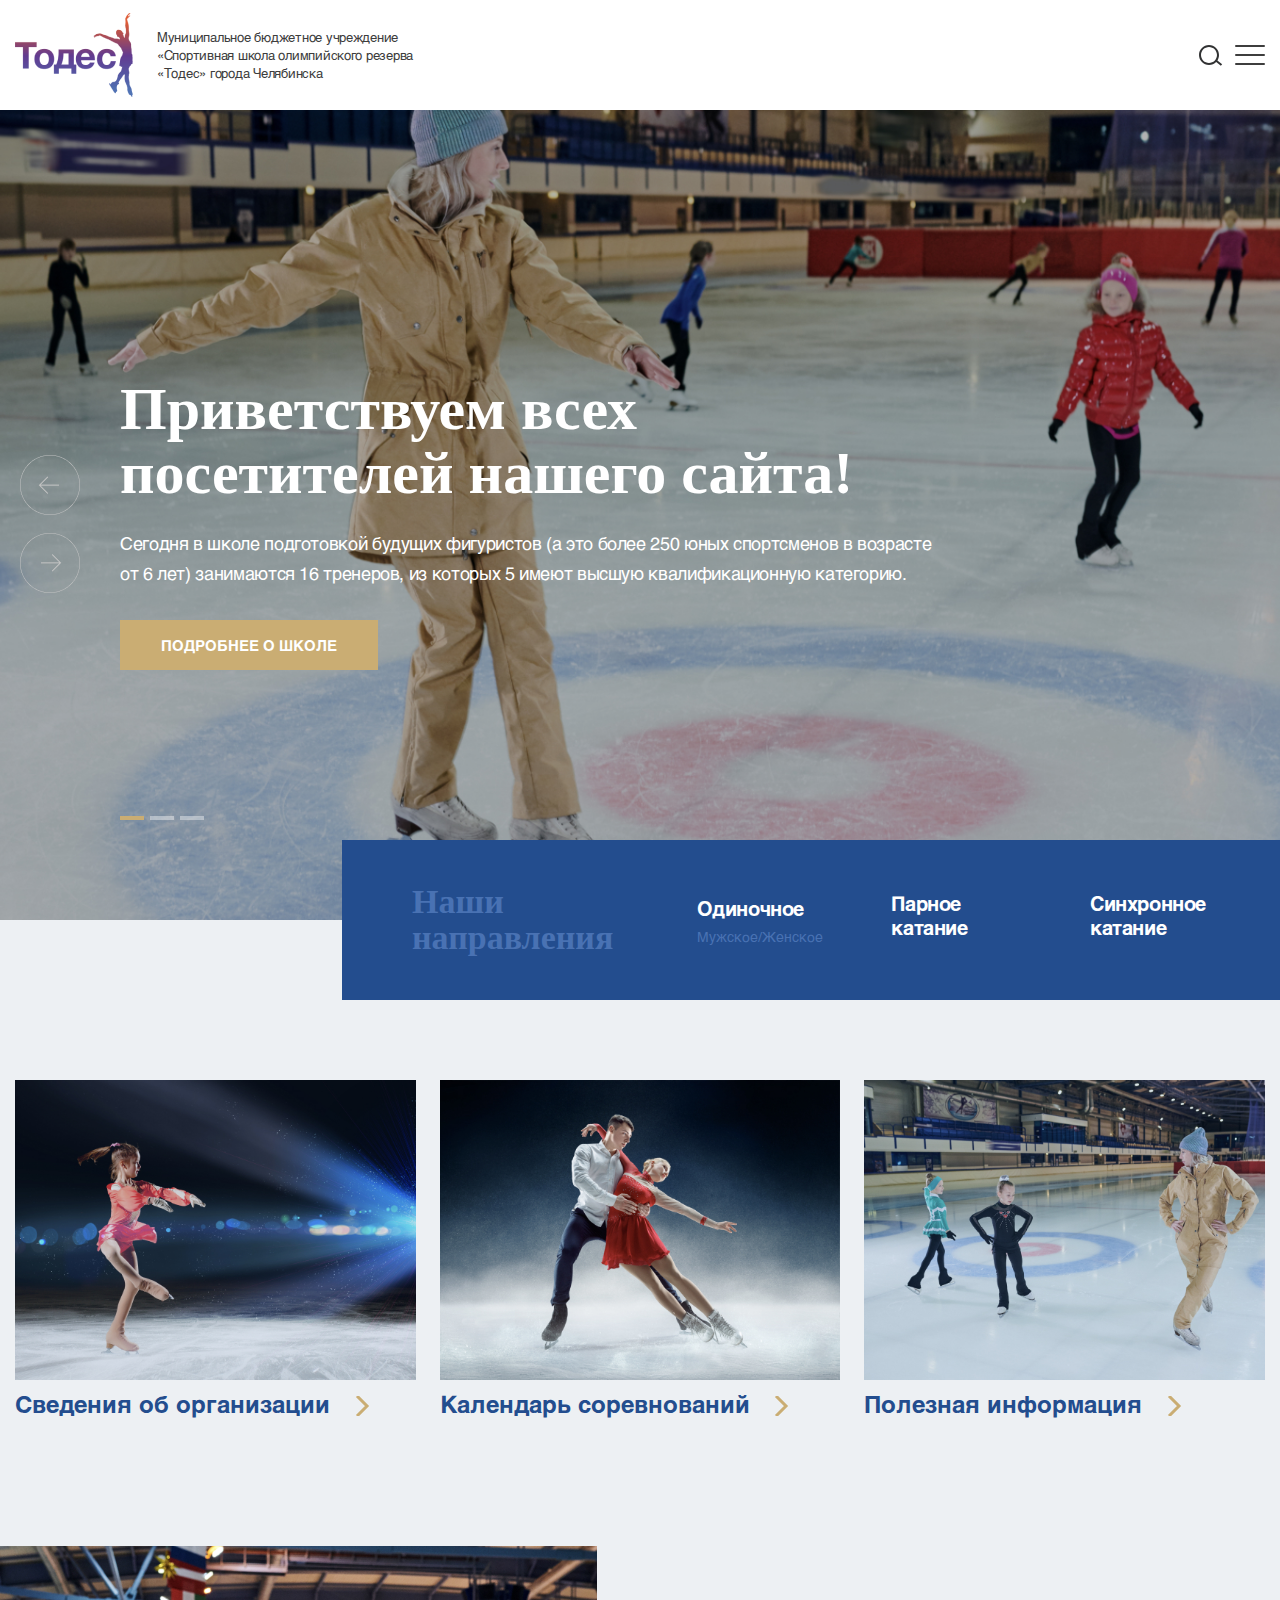
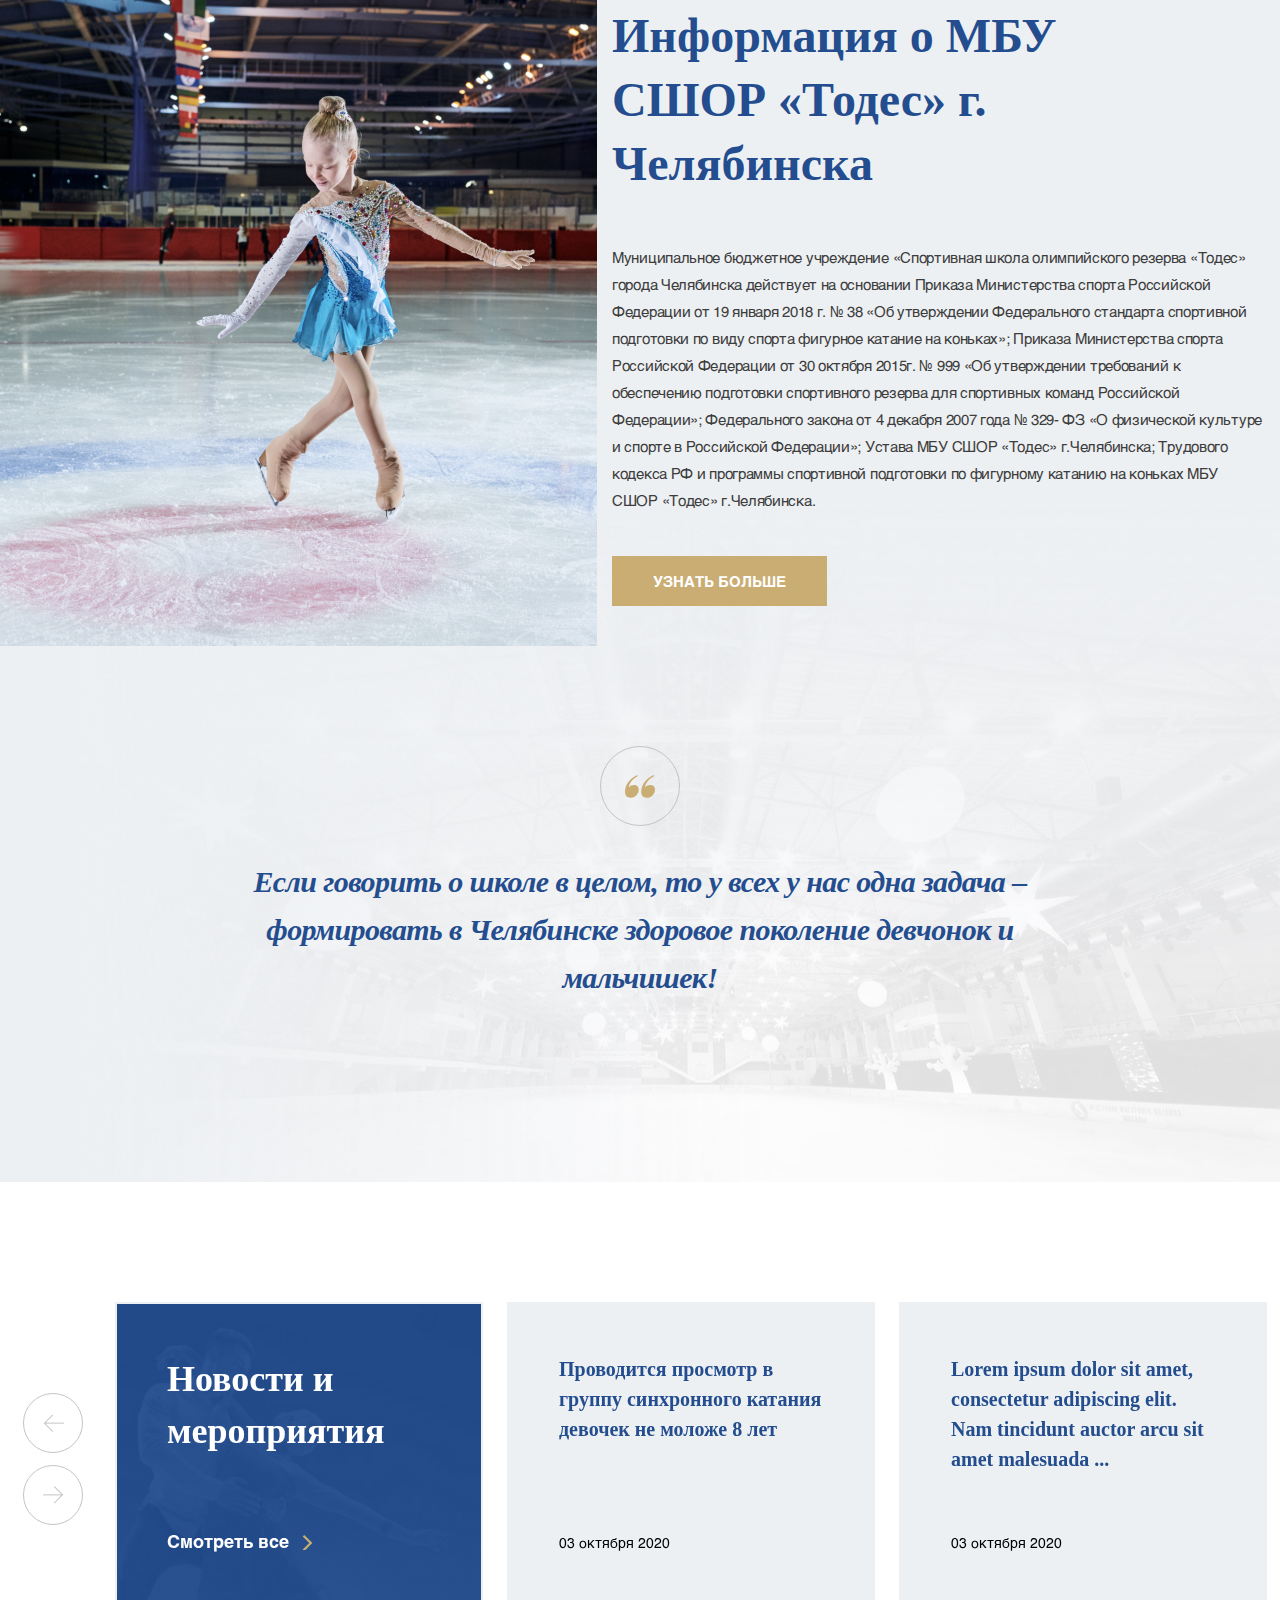
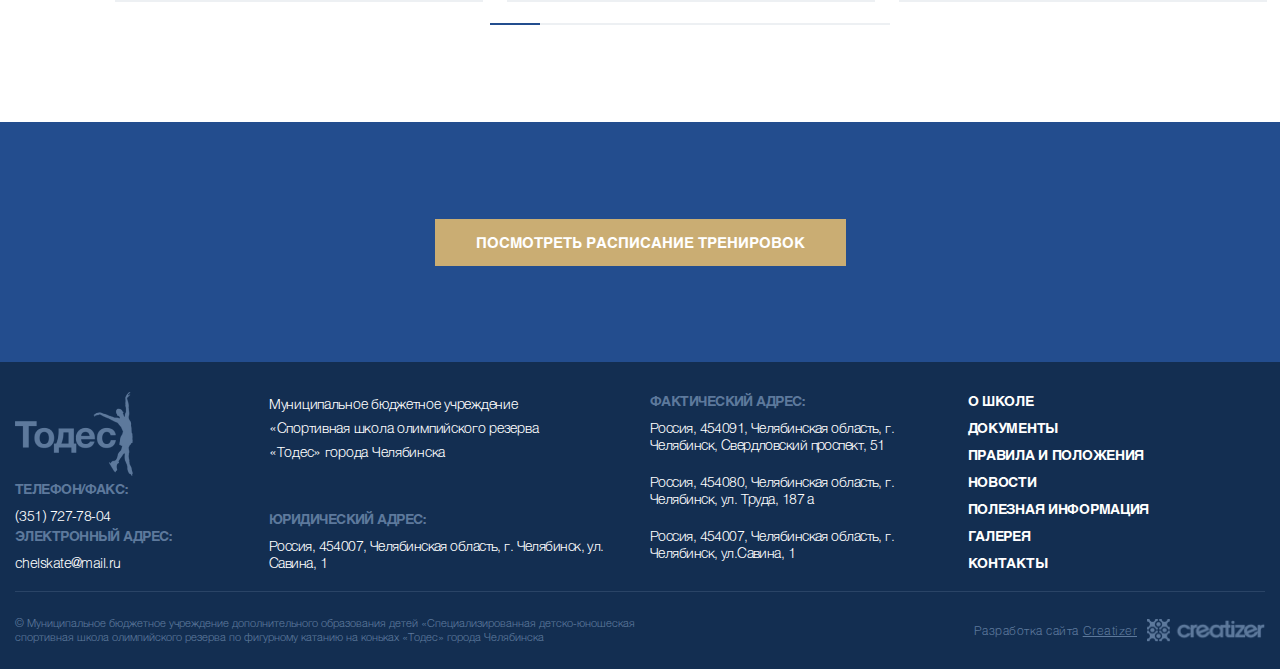
<file: index.html>
<!DOCTYPE html>
<html lang="ru">

<head>
	<meta charset="UTF-8" />
	<meta name="viewport" content="width=device-width">
	<meta name="description" content="" />
	<meta name="keywords" content="" />
	<link rel="shortcut icon" href="img/favicon.ico" type="image/x-icon">
	<link rel="stylesheet" href="css/style.css">
	<title>Тодес</title>
</head>

<body>
	<div class="wrapper">
		<div class="header">
			<div class="container">
				<div class="header__body">
					<div class="header__close-area"></div>
					<a href="index.html" class="header__logo">
						<div class="header__image">
							<img src="img/header/logo.png" alt="">
						</div>
						<div class="header__description">
							<span>Школа «Тодес»</span>
							<p>Муниципальное бюджетное учреждение «Спортивная школа олимпийского резерва «Тодес» города
								Челябинска</p>
						</div>
					</a>
					<nav id="header-menu" class="header__menu">
						<ul class="header__list">
							<li>
								<a href="#about" class="header__link">О Школе</a>
								<span class="arrow"></span>
								<ul class="sub-menu__list">
									<li>
										<a href="#" class="sub-menu__link">Основные сведения</a>
									</li>
									<li>
										<a href="#" class="sub-menu__link">Об учредителе</a>
									</li>
									<li>
										<a href="#" class="sub-menu__link">Структура организации</a>
									</li>
									<li>
										<a href="#" class="sub-menu__link">Руководство</a>
									</li>
									<li>
										<a href="#" class="sub-menu__link">Кадровый состав</a>
									</li>
									<li>
										<a href="#" class="sub-menu__link">Материально-техническое обеспечение</a>
									</li>
								</ul>
							</li>
							<li>
								<a href="#" class="header__link">Документы</a>
								<span class="arrow"></span>
								<ul class="sub-menu__list">
									<li>
										<a href="#" class="sub-menu__link">Основные сведения</a>
									</li>
									<li>
										<a href="#" class="sub-menu__link">Об учредителе</a>
									</li>
									<li>
										<a href="#" class="sub-menu__link">Структура организации</a>
									</li>
									<li>
										<a href="#" class="sub-menu__link">Руководство</a>
									</li>
									<li>
										<a href="#" class="sub-menu__link">Кадровый состав</a>
									</li>
									<li>
										<a href="#" class="sub-menu__link">Материально-техническое обеспечение</a>
									</li>
								</ul>
							</li>
							<li>
								<a href="#" class="header__link">Правила и положения</a>
								<span class="arrow"></span>
								<ul class="sub-menu__list">
									<li>
										<a href="#" class="sub-menu__link">Основные сведения</a>
									</li>
									<li>
										<a href="#" class="sub-menu__link">Об учредителе</a>
									</li>
									<li>
										<a href="#" class="sub-menu__link">Структура организации</a>
									</li>
									<li>
										<a href="#" class="sub-menu__link">Руководство</a>
									</li>
									<li>
										<a href="#" class="sub-menu__link">Кадровый состав</a>
									</li>
									<li>
										<a href="#" class="sub-menu__link">Материально-техническое обеспечение</a>
									</li>
								</ul>
							</li>
							<li>
								<a href="list.html" class="header__link">Новости</a>
								<span class="arrow"></span>
								<ul class="sub-menu__list">
									<li>
										<a href="#" class="sub-menu__link">Основные сведения</a>
									</li>
									<li>
										<a href="#" class="sub-menu__link">Об учредителе</a>
									</li>
									<li>
										<a href="#" class="sub-menu__link">Структура организации</a>
									</li>
									<li>
										<a href="#" class="sub-menu__link">Руководство</a>
									</li>
									<li>
										<a href="#" class="sub-menu__link">Кадровый состав</a>
									</li>
									<li>
										<a href="#" class="sub-menu__link">Материально-техническое обеспечение</a>
									</li>
								</ul>
							</li>
							<li>
								<a href="#" class="header__link">Полезная информация</a>
								<span class="arrow"></span>
								<ul class="sub-menu__list">
									<li>
										<a href="#" class="sub-menu__link">Основные сведения</a>
									</li>
									<li>
										<a href="#" class="sub-menu__link">Об учредителе</a>
									</li>
									<li>
										<a href="#" class="sub-menu__link">Структура организации</a>
									</li>
									<li>
										<a href="#" class="sub-menu__link">Руководство</a>
									</li>
									<li>
										<a href="#" class="sub-menu__link">Кадровый состав</a>
									</li>
									<li>
										<a href="#" class="sub-menu__link">Материально-техническое обеспечение</a>
									</li>
								</ul>
							</li>
							<li>
								<a href="gallery.html" class="header__link">Галерея</a>
								<span class="arrow"></span>
								<ul class="sub-menu__list sub-menu__list-last">
									<li>
										<a href="#" class="sub-menu__link">Основные сведения</a>
									</li>
									<li>
										<a href="#" class="sub-menu__link">Об учредителе</a>
									</li>
									<li>
										<a href="#" class="sub-menu__link">Структура организации</a>
									</li>
									<li>
										<a href="#" class="sub-menu__link">Руководство</a>
									</li>
									<li>
										<a href="#" class="sub-menu__link">Кадровый состав</a>
									</li>
									<li>
										<a href="#" class="sub-menu__link">Материально-техническое обеспечение</a>
									</li>
								</ul>
							</li>
							<li>
								<a href="#" class="header__link">Контакты</a>
							</li>
						</ul>
					</nav>
					<form action="#" class="header__form" id="search-form">
						<input type="text" name="search-input" class="header__input">
						<button id="form-search-button" type="submit" class="header__button"></button>
					</form>
					<div id="search-button" class="header__open-search-button">
					</div>
					<div class="header__close-search-button">
						<span class="close-search"></span>
					</div>
					<div class="header__burger">
						<span></span>
					</div>
				</div>
			</div>
		</div>
		<main class="main">
			<div class="mainscreen">
				<div class="mainscreen__slider">
					<div class="mainscreen__slider-item">
						<img src="img/mainscreen/01.jpg" alt="">
						<div class="item-wrap">
							<h1 class="mainscreen__title">
								Приветствуем всех посетителей нашего сайта!
							</h1>
							<div class="mainscreen__text">
								Сегодня в школе подготовкой будущих фигуристов (а это более 250 юных спортсменов в возрасте от 6 лет) занимаются 16 тренеров, из которых 5 имеют высшую квалификационную категорию.
							</div>
							<div class="mainscreen__button-wrap">
								<a href="#about" class="mainscreen__button button">
									Подробнее о школе
								</a>
							</div>
						</div>
					</div>
					<div class="mainscreen__slider-item">
						<img src="img/mainscreen/test-big.jpg" alt="">
						<div class="item-wrap">
							<h2 class="mainscreen__title">
								ТУТ КАРТИНКА В 4К
							</h2>
							<div class="mainscreen__text">
								И очень мало текста
							</div>
							<div class="mainscreen__button-wrap">
								<a href="#about" class="mainscreen__button button">
									Подробнее о школе
								</a>
							</div>
						</div>
					</div>
					<div class="mainscreen__slider-item">
						<img src="img/mainscreen/test-small.jpg" alt="">
						<div class="item-wrap">
							<h2 class="mainscreen__title">
								А тут картинка 640 х 427
							</h2>
							<div class="mainscreen__text">
								И ОООООООООООЧЕНЬ МНОГО текста
								<p>Lorem, nsequatur a a doloreatsint, rem quisquam cupiditate modi. Nulla labore quaerat similique autem numquam rem! Incidunt fugit a dicta facilis laboriosam quisquam, necessitatibus, minima provident sint obcarro. Lorem ipsum dolor sit amet consectetur adipisicing elit. Mollitia voluptas deserunt voluptatum voluptatibus eveniet culpa ad.</p>
							</div>
							<div class="mainscreen__button-wrap">
								<a href="#about" class="mainscreen__button button">
									Подробнее о школе
								</a>
							</div>
						</div>
					</div>
				</div>
			</div>
			<div class="bluebar">
				<div class="bluebar__body">
					<div class="bluebar__title">
						Наши направления
					</div>
					<a href="#" class="bluebar__type">
						<div class="bluebar__subtitle">
							Одиночное
						</div>
						<div class="bluebar__text">
							Мужское/Женское
						</div>
					</a>
					<a href="#" class="bluebar__type">
						<div class="bluebar__subtitle">
							Парное катание
						</div>
					</a>
					<a href="#" class="bluebar__type">
						<div class="bluebar__subtitle">
							Синхронное катание
						</div>
					</a>
				</div>
			</div>
			<div class="articles">
				<div class="container">
					<div class="articles__body">
						<div class="articles__item">
							<a href="#" class="articles__image">
								<img src="img/articles/01.jpg" alt="">
							</a>
							<a href="#" class="articles__link">
								Сведения об организации
							</a>
						</div>
						<div class="articles__item">
							<a href="#" class="articles__image">
								<img src="img/articles/02.jpg" alt="">
							</a>
							<a href="#" class="articles__link">
								Календарь соревнований
							</a>
						</div>
						<div class="articles__item">
							<a href="#" class="articles__image">
								<img src="img/articles/03.jpg" alt="">
							</a>
							<a href="#" class="articles__link">
								Полезная информация
							</a>
						</div>
					</div>
				</div>
			</div>
			<div id="about" class="about">
				<div class="about__body">
					<div class="about__top">
						<div class="about__image">
							<img src="img/about/01.jpg" alt="">
						</div>
						<div class="about__info">
							<div class="about__title">
								Информация о МБУ СШОР «Тодес» г. Челябинска
							</div>
							<div class="about__text">
								Муниципальное бюджетное учреждение «Спортивная школа олимпийского резерва «Тодес» города Челябинска действует на основании  Приказа Министерства спорта Российской Федерации от 19 января 2018 г. № 38 «Об утверждении Федерального стандарта спортивной подготовки по виду спорта фигурное катание на коньках»; Приказа Министерства спорта Российской Федерации от 30 октября 2015г. № 999 «Об утверждении требований к обеспечению подготовки спортивного резерва для спортивных команд Российской Федерации»; Федерального закона от 4 декабря 2007 года № 329- ФЗ «О физической культуре и спорте в Российской Федерации»; Устава МБУ СШОР «Тодес» г.Челябинска; Трудового кодекса РФ и программы спортивной подготовки по фигурному катанию на коньках МБУ СШОР «Тодес» г.Челябинска.
							</div>
							<div class="about__button-container">
								<a href="#" class="about__button button">
									Узнать больше
								</a>
							</div>
						</div>
					</div>
					<div class="about__bottom">
						<div class="about__icon"></div>
						<div class="about__mission">
							Если говорить о школе в целом, то у всех у нас одна задача – формировать в Челябинске здоровое поколение девчонок и мальчишек!
						</div>
					</div>
				</div>
			</div>
			<div class="news">
				<div class="container">
					<div class="news__body">
						<div class="news__slider">
							<div class="news__slider-item">
								<div class="news__text">
									Lorem ipsum dolor sit, amet consectetur adipisicing elit.
								</div>
								<div class="news__date">
									03 октября 2020
								</div>
								<div class="news__first-slide">
									<div class="news__subtitle">
										Новости и мероприятия
									</div>
									<a href="#" class="news__link">
										Смотреть все
									</a>
								</div>
							</div>
							<div class="news__slider-item">
								<div class="news__text">
									Проводится просмотр в группу синхронного катания девочек не моложе 8 лет
								</div>
								<div class="news__date">
									03 октября 2020
								</div>
								<div class="news__first-slide">
									<div class="news__subtitle">
										Новости и мероприятия
									</div>
									<a href="#" class="news__link">
										Смотреть все
									</a>
								</div>
							</div>
							<div class="news__slider-item">
								<div class="news__text">
									Lorem ipsum dolor sit amet, consectetur adipiscing elit. Nam tincidunt auctor arcu sit amet malesuada ...
								</div>
								<div class="news__date">
									03 октября 2020
								</div>
								<div class="news__first-slide">
									<div class="news__subtitle">
										Новости и мероприятия
									</div>
									<a href="#" class="news__link">
										Смотреть все
									</a>
								</div>
							</div>
							<div class="news__slider-item">
								<div class="news__text">
									Lorem ipsum dolor sit amet, consectetur adipiscing elit. Nam tincidunt auctor arcu sit amet malesuada ...
								</div>
								<div class="news__date">
									03 октября 2020
								</div>
								<div class="news__first-slide">
									<div class="news__subtitle">
										Новости и мероприятия
									</div>
									<a href="#" class="news__link">
										Смотреть все
									</a>
								</div>
							</div>
							<div class="news__slider-item">
								<div class="news__text">
									Lorem ipsum dolor sit, amet consectetur adipisicing elit.
								</div>
								<div class="news__date">
									03 октября 2020
								</div>
								<div class="news__first-slide">
									<div class="news__subtitle">
										Новости и мероприятия
									</div>
									<a href="#" class="news__link">
										Смотреть все
									</a>
								</div>
							</div>
							<div class="news__slider-item">
								<div class="news__text">
									Проводится просмотр в группу синхронного катания девочек не моложе 8 лет
								</div>
								<div class="news__date">
									03 октября 2020
								</div>
								<div class="news__first-slide">
									<div class="news__subtitle">
										Новости и мероприятия
									</div>
									<a href="#" class="news__link">
										Смотреть все
									</a>
								</div>
							</div>
							<div class="news__slider-item">
								<div class="news__text">
									Lorem ipsum dolor sit amet, consectetur adipiscing elit. Nam tincidunt auctor arcu sit amet malesuada ...
								</div>
								<div class="news__date">
									03 октября 2020
								</div>
								<div class="news__first-slide">
									<div class="news__subtitle">
										Новости и мероприятия
									</div>
									<a href="#" class="news__link">
										Смотреть все
									</a>
								</div>
							</div>
							<div class="news__slider-item">
								<div class="news__text">
									Lorem ipsum dolor sit amet, consectetur adipiscing elit. Nam tincidunt auctor arcu sit amet malesuada ...
								</div>
								<div class="news__date">
									03 октября 2020
								</div>
								<div class="news__first-slide">
									<div class="news__subtitle">
										Новости и мероприятия
									</div>
									<a href="#" class="news__link">
										Смотреть все
									</a>
								</div>
							</div>
						</div>
					</div>
				</div>
			</div>
			<div class="schedule">
				<a href="#" class="schedule__button button">
					посмотреть расписание тренировок
				</a>
			</div>
		</main>
		<footer class="footer">
			<div class="container">
				<div class="footer__body">
					<div class="footer__flex-row">
						<div class="footer__column footer__column-logo">
							<div class="footer__logo">
								<a href="index.html">
									<img src="img/footer/logo-todes.png" alt="">
								</a>
							</div>
							<div class="footer__mobile-button">
								<span class="show-info">Показать подробнее</span>
								<span class="hide-info">Скрыть информацию</span>
							</div>
							<div class="footer__item _hidden-element">
								<div class="footer__subtitle">
									Телефон/Факс:
								</div>
								<div class="footer__text">
									<a href="tel:+73517277804" class="footer__phone">(351) 727-78-04</a>
								</div>
							</div>
							<div class="footer__item _hidden-element">
								<div class="footer__subtitle">
									Электронный адрес:
								</div>
								<div class="footer__text">
									<a href="mailto:chelskate@mail.ru" class="footer__phone">chelskate@mail.ru</a>
								</div>
							</div>
						</div>
						<div class="footer__column footer__column-descriptor _hidden-element">
							<div class="footer__item">
								<div class="footer__text footer__descriptor">
									Муниципальное бюджетное учреждение «Спортивная школа олимпийского резерва «Тодес»
									города
									Челябинска
								</div>
							</div>
							<div class="footer__item">
								<div class="footer__subtitle">
									Юридический адрес:
								</div>
								<div class="footer__text">
									Россия, 454007, Челябинская область, г. Челябинск, ул. Савина, 1
								</div>
							</div>
						</div>
						<div class="footer__column _hidden-element">
							<div class="footer__item">
								<div class="footer__subtitle">
									Фактический адрес:
								</div>
								<div class="footer__text">
									<p>
										Россия, 454091, Челябинская область, г. Челябинск, Свердловский проспект, 51
									</p>
									<p>
										Россия, 454080, Челябинская область, г. Челябинск, ул. Труда, 187 а
									</p>
									<p>
										Россия, 454007, Челябинская область, г. Челябинск, ул.Савина, 1
									</p>
								</div>
							</div>
						</div>
						<div class="footer__column _hidden-element">
							<ul class="footer__list">
								<li>
									<a href="#about" class="footer__link">О школе</a>
								</li>
								<li>
									<a href="#" class="footer__link">Документы</a>
								</li>
								<li>
									<a href="#" class="footer__link">Правила и положения</a>
								</li>
								<li>
									<a href="list.html" class="footer__link">Новости</a>
								</li>
								<li>
									<a href="#" class="footer__link">Полезная информация</a>
								</li>
								<li>
									<a href="gallery.html" class="footer__link">Галерея</a>
								</li>
								<li>
									<a href="#" class="footer__link">Контакты</a>
								</li>
							</ul>
						</div>
					</div>
					<div class="footer__bottom">
						<div class="footer__description">
							© Муниципальное бюджетное учреждение дополнительного образования детей «Специализированная
							детско-юношеская спортивная школа олимпийского резерва по фигурному катанию на коньках
							«Тодес» города Челябинска
						</div>
						<div class="footer__developer">
							<div class="footer__dev-name">
								Разработка сайта <a target="_blank" href="https://creatizer.ru/"> Creatizer</a>
							</div>
							<div class="footer__dev-logo">
								<a target="_blank" href="https://creatizer.ru/">
									<img src="img/footer/creatizer-logo.png" alt="">
								</a>
							</div>
						</div>
					</div>
				</div>
			</div>
		</footer>
	</div>


	<script src="https://code.jquery.com/jquery-3.5.1.min.js"></script>
	<script src="js/slick.min.js"></script>
	<script src="js/script.js"></script>
</body>

</html>
</file>
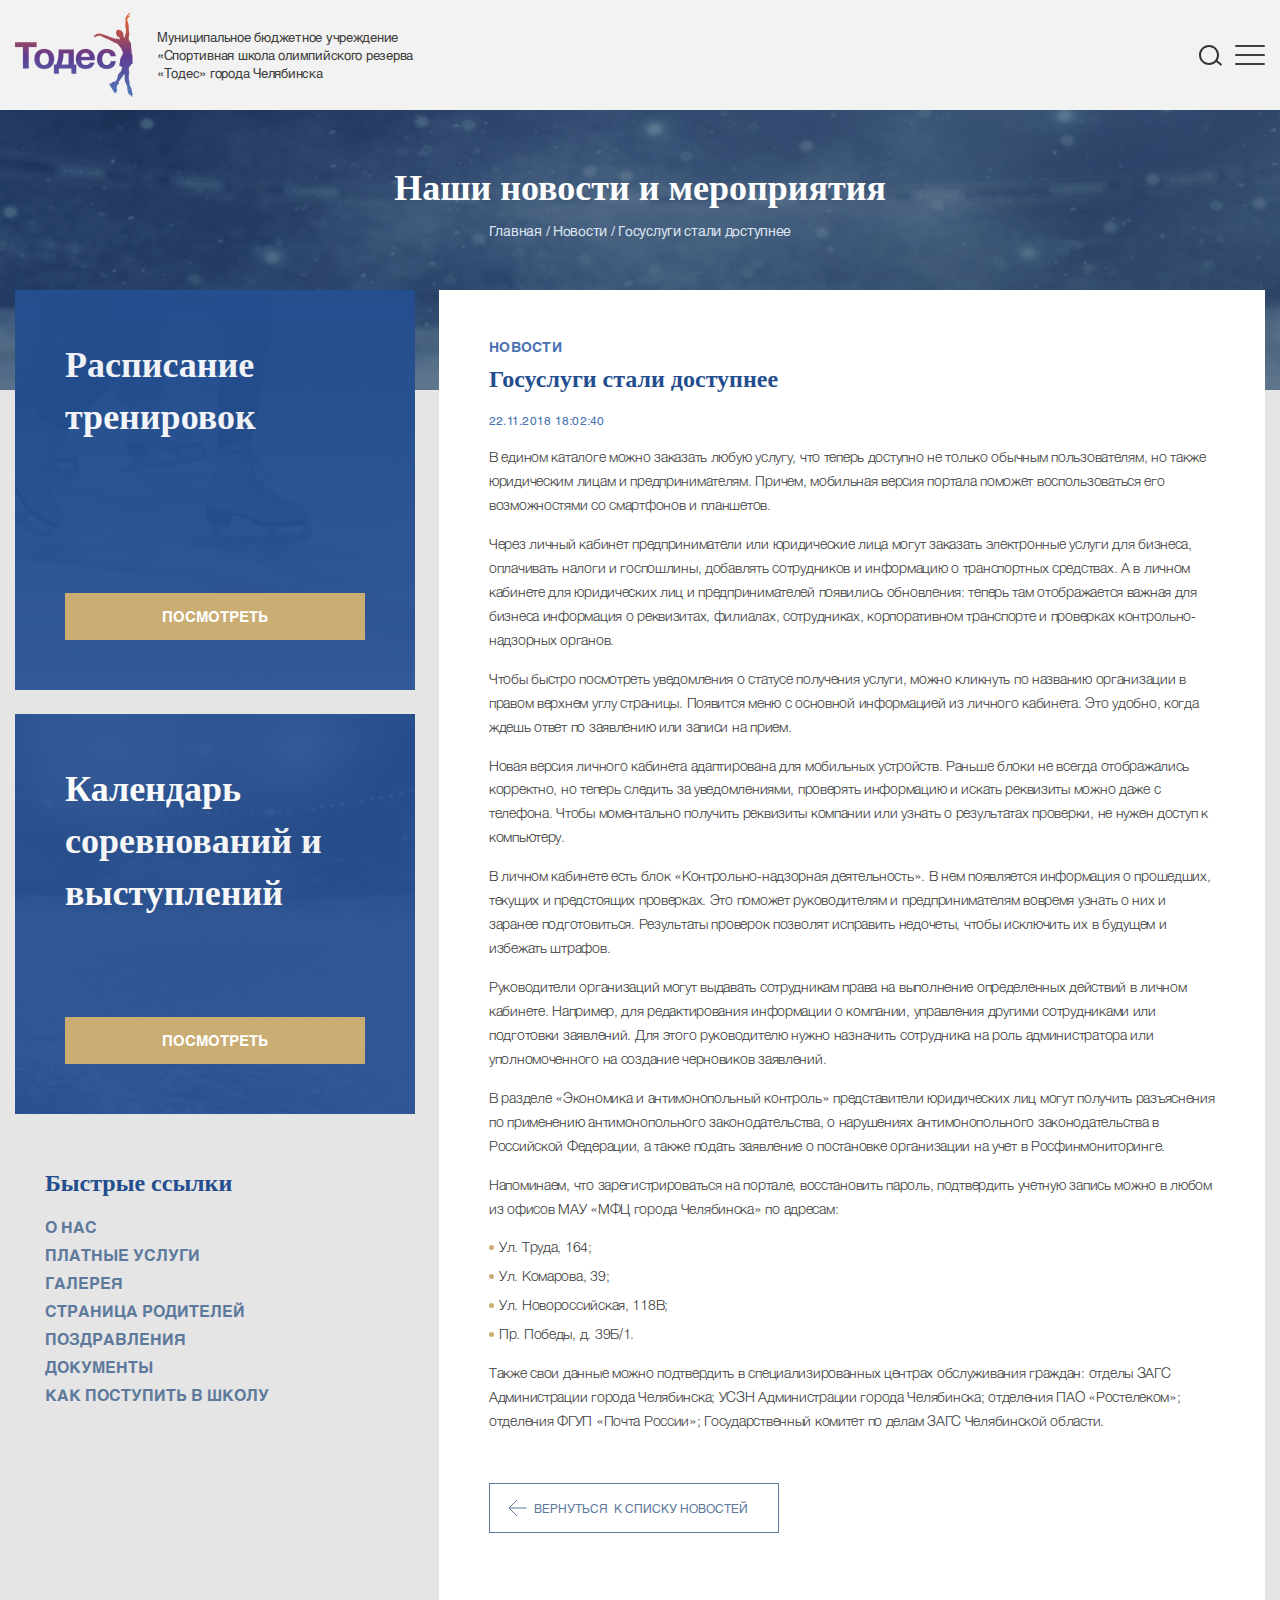
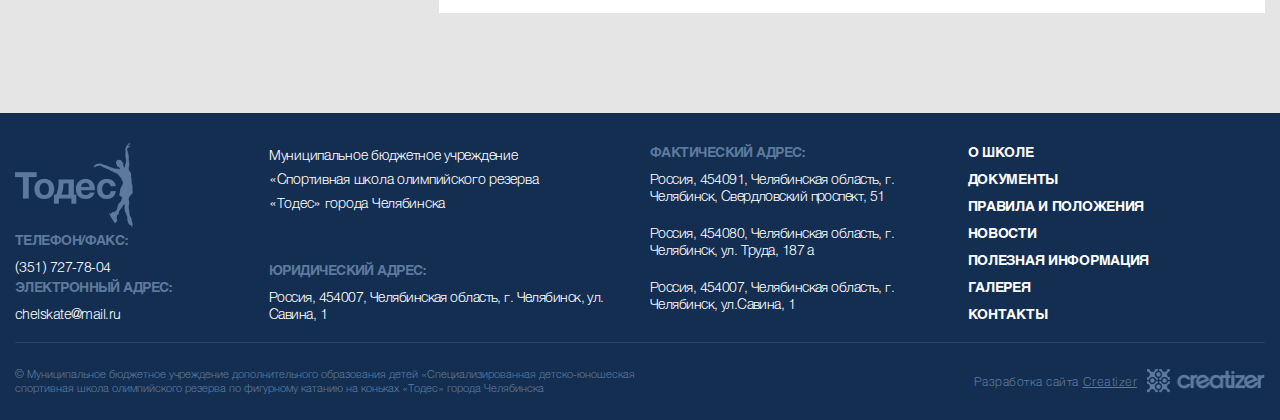
<file: article.html>
<!DOCTYPE html>
<html lang="ru">

<head>
	<meta charset="UTF-8" />
	<meta name="viewport" content="width=device-width">
	<meta name="description" content="" />
	<meta name="keywords" content="" />
	<link rel="shortcut icon" href="img/favicon.ico" type="image/x-icon">
	<link rel="stylesheet" href="css/style.css">
	<title>Тодес</title>
</head>

<body>
	<div class="wrapper">
		<div class="header header-subordinate">
			<div class="container">
				<div class="header__body">
					<div class="header__close-area"></div>
					<a href="index.html" class="header__logo">
						<div class="header__image">
							<img src="img/header/logo.png" alt="">
						</div>
						<div class="header__description">
							<span>Школа «Тодес»</span>
							<p>Муниципальное бюджетное учреждение «Спортивная школа олимпийского резерва «Тодес» города
								Челябинска</p>
						</div>
					</a>
					<nav id="header-menu" class="header__menu">
						<ul class="header__list">
							<li>
								<a href="index.html" class="header__link">О Школе</a>
								<span class="arrow"></span>
								<ul class="sub-menu__list sub-menu__list-subordinate">
									<li>
										<a href="#" class="sub-menu__link">Основные сведения</a>
									</li>
									<li>
										<a href="#" class="sub-menu__link">Об учредителе</a>
									</li>
									<li>
										<a href="#" class="sub-menu__link">Структура организации</a>
									</li>
									<li>
										<a href="#" class="sub-menu__link">Руководство</a>
									</li>
									<li>
										<a href="#" class="sub-menu__link">Кадровый состав</a>
									</li>
									<li>
										<a href="#" class="sub-menu__link">Материально-техническое обеспечение</a>
									</li>
								</ul>
							</li>
							<li>
								<a href="#" class="header__link">Документы</a>
								<span class="arrow"></span>
								<ul class="sub-menu__list sub-menu__list-subordinate">
									<li>
										<a href="#" class="sub-menu__link">Основные сведения</a>
									</li>
									<li>
										<a href="#" class="sub-menu__link">Об учредителе</a>
									</li>
									<li>
										<a href="#" class="sub-menu__link">Структура организации</a>
									</li>
									<li>
										<a href="#" class="sub-menu__link">Руководство</a>
									</li>
									<li>
										<a href="#" class="sub-menu__link">Кадровый состав</a>
									</li>
									<li>
										<a href="#" class="sub-menu__link">Материально-техническое обеспечение</a>
									</li>
								</ul>
							</li>
							<li>
								<a href="#" class="header__link">Правила и положения</a>
								<span class="arrow"></span>
								<ul class="sub-menu__list sub-menu__list-subordinate">
									<li>
										<a href="#" class="sub-menu__link">Основные сведения</a>
									</li>
									<li>
										<a href="#" class="sub-menu__link">Об учредителе</a>
									</li>
									<li>
										<a href="#" class="sub-menu__link">Структура организации</a>
									</li>
									<li>
										<a href="#" class="sub-menu__link">Руководство</a>
									</li>
									<li>
										<a href="#" class="sub-menu__link">Кадровый состав</a>
									</li>
									<li>
										<a href="#" class="sub-menu__link">Материально-техническое обеспечение</a>
									</li>
								</ul>
							</li>
							<li>
								<a href="list.html" class="header__link">Новости</a>
								<span class="arrow"></span>
								<ul class="sub-menu__list sub-menu__list-subordinate">
									<li>
										<a href="#" class="sub-menu__link">Основные сведения</a>
									</li>
									<li>
										<a href="#" class="sub-menu__link">Об учредителе</a>
									</li>
									<li>
										<a href="#" class="sub-menu__link">Структура организации</a>
									</li>
									<li>
										<a href="#" class="sub-menu__link">Руководство</a>
									</li>
									<li>
										<a href="#" class="sub-menu__link">Кадровый состав</a>
									</li>
									<li>
										<a href="#" class="sub-menu__link">Материально-техническое обеспечение</a>
									</li>
								</ul>
							</li>
							<li>
								<a href="#" class="header__link">Полезная информация</a>
								<span class="arrow"></span>
								<ul class="sub-menu__list sub-menu__list-subordinate">
									<li>
										<a href="#" class="sub-menu__link">Основные сведения</a>
									</li>
									<li>
										<a href="#" class="sub-menu__link">Об учредителе</a>
									</li>
									<li>
										<a href="#" class="sub-menu__link">Структура организации</a>
									</li>
									<li>
										<a href="#" class="sub-menu__link">Руководство</a>
									</li>
									<li>
										<a href="#" class="sub-menu__link">Кадровый состав</a>
									</li>
									<li>
										<a href="#" class="sub-menu__link">Материально-техническое обеспечение</a>
									</li>
								</ul>
							</li>
							<li>
								<a href="gallery.html" class="header__link">Галерея</a>
								<span class="arrow"></span>
								<ul class="sub-menu__list sub-menu__list-subordinate sub-menu__list-last">
									<li>
										<a href="#" class="sub-menu__link">Основные сведения</a>
									</li>
									<li>
										<a href="#" class="sub-menu__link">Об учредителе</a>
									</li>
									<li>
										<a href="#" class="sub-menu__link">Структура организации</a>
									</li>
									<li>
										<a href="#" class="sub-menu__link">Руководство</a>
									</li>
									<li>
										<a href="#" class="sub-menu__link">Кадровый состав</a>
									</li>
									<li>
										<a href="#" class="sub-menu__link">Материально-техническое обеспечение</a>
									</li>
								</ul>
							</li>
							<li>
								<a href="#" class="header__link">Контакты</a>
							</li>
						</ul>
					</nav>
					<form action="#" class="header__form" id="search-form">
						<input type="text" name="search-input" class="header__input">
						<button id="form-search-button" type="submit" class="header__button"></button>
					</form>
					<div id="search-button" class="header__open-search-button">
					</div>
					<div class="header__close-search-button">
						<span class="close-search"></span>
					</div>
					<div class="header__burger">
						<span></span>
					</div>
				</div>
			</div>
		</div>
		<main class="main main-subordinate">
			<div class="top top-article">
				<div class="container">
					<div class="top__body">
						<h1 class="top__title title">
							Наши новости и мероприятия
						</h1>
						<div class="top__breadcrumbs">
							<a href="index.html" class="top__link">
								Главная
							</a>
							<span> / </span>
							<a href="list.html" class="top__link">
								Новости
							</a>
							<span> / </span>
							<a href="article.html" class="top__link">
								Госуслуги стали доступнее
							</a>
						</div>
					</div>
				</div>
			</div>
			<div class="content">
				<div class="container">
					<div class="content__body">
						<aside class="aside">
							<div class="aside__item">
								<div class="aside__image">
									<img src="img/list/bg-schedule.png" alt="">
								</div>
								<div class="aside__subtitle">
									Расписание тренировок
								</div>
								<div class="aside__button-container">
									<a href="#" class="aside__button button">Посмотреть</a>
								</div>
							</div>
							<div class="aside__item">
								<div class="aside__image">
									<img src="img/list/bg-calendar.png" alt="">
								</div>
								<div class="aside__subtitle">
									Календарь соревнований и выступлений
								</div>
								<div class="aside__button-container">
									<a href="#" class="aside__button button">Посмотреть</a>
								</div>
							</div>
							<nav class="aside__fast-links">
								<div class="aside__fast-links-title">
									Быстрые ссылки
								</div>
								<ul class="aside__list">
									<li>
										<a href="#" class="aside__link">
											О нас
										</a>
									</li>
									<li>
										<a href="#" class="aside__link">
											Платные услуги
										</a>
									</li>
									<li>
										<a href="#" class="aside__link">
											Галерея
										</a>
									</li>
									<li>
										<a href="#" class="aside__link">
											Страница родителей
										</a>
									</li>
									<li>
										<a href="#" class="aside__link">
											Поздравления
										</a>
									</li>
									<li>
										<a href="#" class="aside__link">
											Документы
										</a>
									</li>
									<li>
										<a href="#" class="aside__link">
											Как поступить в школу
										</a>
									</li>
								</ul>
							</nav>
						</aside>
						<div class="content__main content__main-article">
							<div class="content__event event">
								<div class="event__genre">
									Новости
								</div>
								<h2 class="event__title event__title-article">
									Госуслуги стали доступнее
								</h2>
								<div class="event__date">
									22.11.2018 18:02:40
								</div>
								<div class="event__text event__text-article">
									<p>
										В едином каталоге можно заказать любую услугу, что теперь доступно не только
										обычным пользователям, но также юридическим лицам и предпринимателям. Причем,
										мобильная версия портала поможет воспользоваться его возможностями со смартфонов
										и планшетов.
									</p>
									<p>
										Через личный кабинет предприниматели или юридические лица могут заказать
										электронные
										услуги для бизнеса, оплачивать налоги и госпошлины, добавлять сотрудников и
										информацию о транспортных средствах. А в личном кабинете для юридических лиц и
										предпринимателей появились обновления: теперь там отображается важная для
										бизнеса
										информация о реквизитах, филиалах, сотрудниках, корпоративном транспорте и
										проверках
										контрольно-надзорных органов.
									</p>
									<p>
										Чтобы быстро посмотреть уведомления о статусе получения услуги, можно кликнуть
										по
										названию организации в правом верхнем углу страницы. Появится меню с основной
										информацией из личного кабинета. Это удобно, когда ждешь ответ по заявлению или
										записи на прием.
									</p>
									<p>
										Новая версия личного кабинета адаптирована для мобильных устройств. Раньше блоки
										не
										всегда отображались корректно, но теперь следить за уведомлениями, проверять
										информацию и искать реквизиты можно даже с телефона. Чтобы моментально получить
										реквизиты компании или узнать о результатах проверки, не нужен доступ к
										компьютеру.
									</p>
									<p>
										В личном кабинете есть блок «Контрольно-надзорная деятельность». В нем
										появляется
										информация о прошедших, текущих и предстоящих проверках. Это поможет
										руководителям и
										предпринимателям вовремя узнать о них и заранее подготовиться. Результаты
										проверок
										позволят исправить недочеты, чтобы исключить их в будущем и избежать штрафов.
									</p>
									<p>
										Руководители организаций могут выдавать сотрудникам права на выполнение
										определенных
										действий в личном кабинете. Например, для редактирования информации о компании,
										управления другими сотрудниками или подготовки заявлений. Для этого руководителю
										нужно назначить сотрудника на роль администратора или уполномоченного на
										создание
										черновиков заявлений.
									</p>
									<p>
										В разделе «Экономика и антимонопольный контроль» представители юридических лиц
										могут
										получить разъяснения по применению антимонопольного законодательства, о
										нарушениях
										антимонопольного законодательства в Российской Федерации, а также подать
										заявление о
										постановке организации на учет в Росфинмониторинге.
									</p>
									<p>
										Напоминаем, что зарегистрироваться на портале, восстановить пароль, подтвердить
										учетную запись можно в любом из офисов МАУ «МФЦ города Челябинска» по адресам:
									</p>
									<ul>
										<li>Ул. Труда, 164;</li>
										<li>Ул. Комарова, 39;</li>
										<li>Ул. Новороссийская, 118В;</li>
										<li>Пр. Победы, д. 39Б/1.</li>
									</ul>
									<p>
										Также свои данные можно подтвердить в специализированных центрах обслуживания
										граждан: отделы ЗАГС Администрации города Челябинска; УСЗН Администрации города
										Челябинска; отделения ПАО «Ростелеком»; отделения ФГУП «Почта России»;
										Государственный комитет по делам ЗАГС Челябинской области.
									</p>
								</div>
								<div class="event__back-button-container">
									<a href="list.html" class="event__back-button">
										<span>Вернуться &nbsp;</span>  к списку новостей
									</a>
								</div>
							</div>
						</div>
					</div>
				</div>
			</div>
		</main>
		<footer class="footer">
			<div class="container">
				<div class="footer__body">
					<div class="footer__flex-row">
						<div class="footer__column footer__column-logo">
							<div class="footer__logo">
								<a href="index.html">
									<img src="img/footer/logo-todes.png" alt="">
								</a>
							</div>
							<div class="footer__mobile-button">
								<span class="show-info">Показать подробнее</span>
								<span class="hide-info">Скрыть информацию</span>
							</div>
							<div class="footer__item _hidden-element">
								<div class="footer__subtitle">
									Телефон/Факс:
								</div>
								<div class="footer__text">
									<a href="tel:+73517277804" class="footer__phone">(351) 727-78-04</a>
								</div>
							</div>
							<div class="footer__item _hidden-element">
								<div class="footer__subtitle">
									Электронный адрес:
								</div>
								<div class="footer__text">
									<a href="mailto:chelskate@mail.ru" class="footer__phone">chelskate@mail.ru</a>
								</div>
							</div>
						</div>
						<div class="footer__column footer__column-descriptor _hidden-element">
							<div class="footer__item">
								<div class="footer__text footer__descriptor">
									Муниципальное бюджетное учреждение «Спортивная школа олимпийского резерва «Тодес»
									города
									Челябинска
								</div>
							</div>
							<div class="footer__item">
								<div class="footer__subtitle">
									Юридический адрес:
								</div>
								<div class="footer__text">
									Россия, 454007, Челябинская область, г. Челябинск, ул. Савина, 1
								</div>
							</div>
						</div>
						<div class="footer__column _hidden-element">
							<div class="footer__item">
								<div class="footer__subtitle">
									Фактический адрес:
								</div>
								<div class="footer__text">
									<p>
										Россия, 454091, Челябинская область, г. Челябинск, Свердловский проспект, 51
									</p>
									<p>
										Россия, 454080, Челябинская область, г. Челябинск, ул. Труда, 187 а
									</p>
									<p>
										Россия, 454007, Челябинская область, г. Челябинск, ул.Савина, 1
									</p>
								</div>
							</div>
						</div>
						<div class="footer__column _hidden-element">
							<ul class="footer__list">
								<li>
									<a href="index.html" class="footer__link">О школе</a>
								</li>
								<li>
									<a href="#" class="footer__link">Документы</a>
								</li>
								<li>
									<a href="#" class="footer__link">Правила и положения</a>
								</li>
								<li>
									<a href="list.html" class="footer__link">Новости</a>
								</li>
								<li>
									<a href="#" class="footer__link">Полезная информация</a>
								</li>
								<li>
									<a href="gallery.html" class="footer__link">Галерея</a>
								</li>
								<li>
									<a href="#" class="footer__link">Контакты</a>
								</li>
							</ul>
						</div>
					</div>
					<div class="footer__bottom">
						<div class="footer__description">
							© Муниципальное бюджетное учреждение дополнительного образования детей «Специализированная
							детско-юношеская спортивная школа олимпийского резерва по фигурному катанию на коньках
							«Тодес» города Челябинска
						</div>
						<div class="footer__developer">
							<div class="footer__dev-name">
								Разработка сайта <a target="_blank" href="https://creatizer.ru/"> Creatizer</a>
							</div>
							<div class="footer__dev-logo">
								<a target="_blank" href="https://creatizer.ru/">
									<img src="img/footer/creatizer-logo.png" alt="">
								</a>
							</div>
						</div>
					</div>
				</div>
			</div>
		</footer>
	</div>


	<script src="https://code.jquery.com/jquery-3.5.1.min.js"></script>
	<script src="js/slick.min.js"></script>
	<script src="js/script.js"></script>
</body>

</html>
</file>
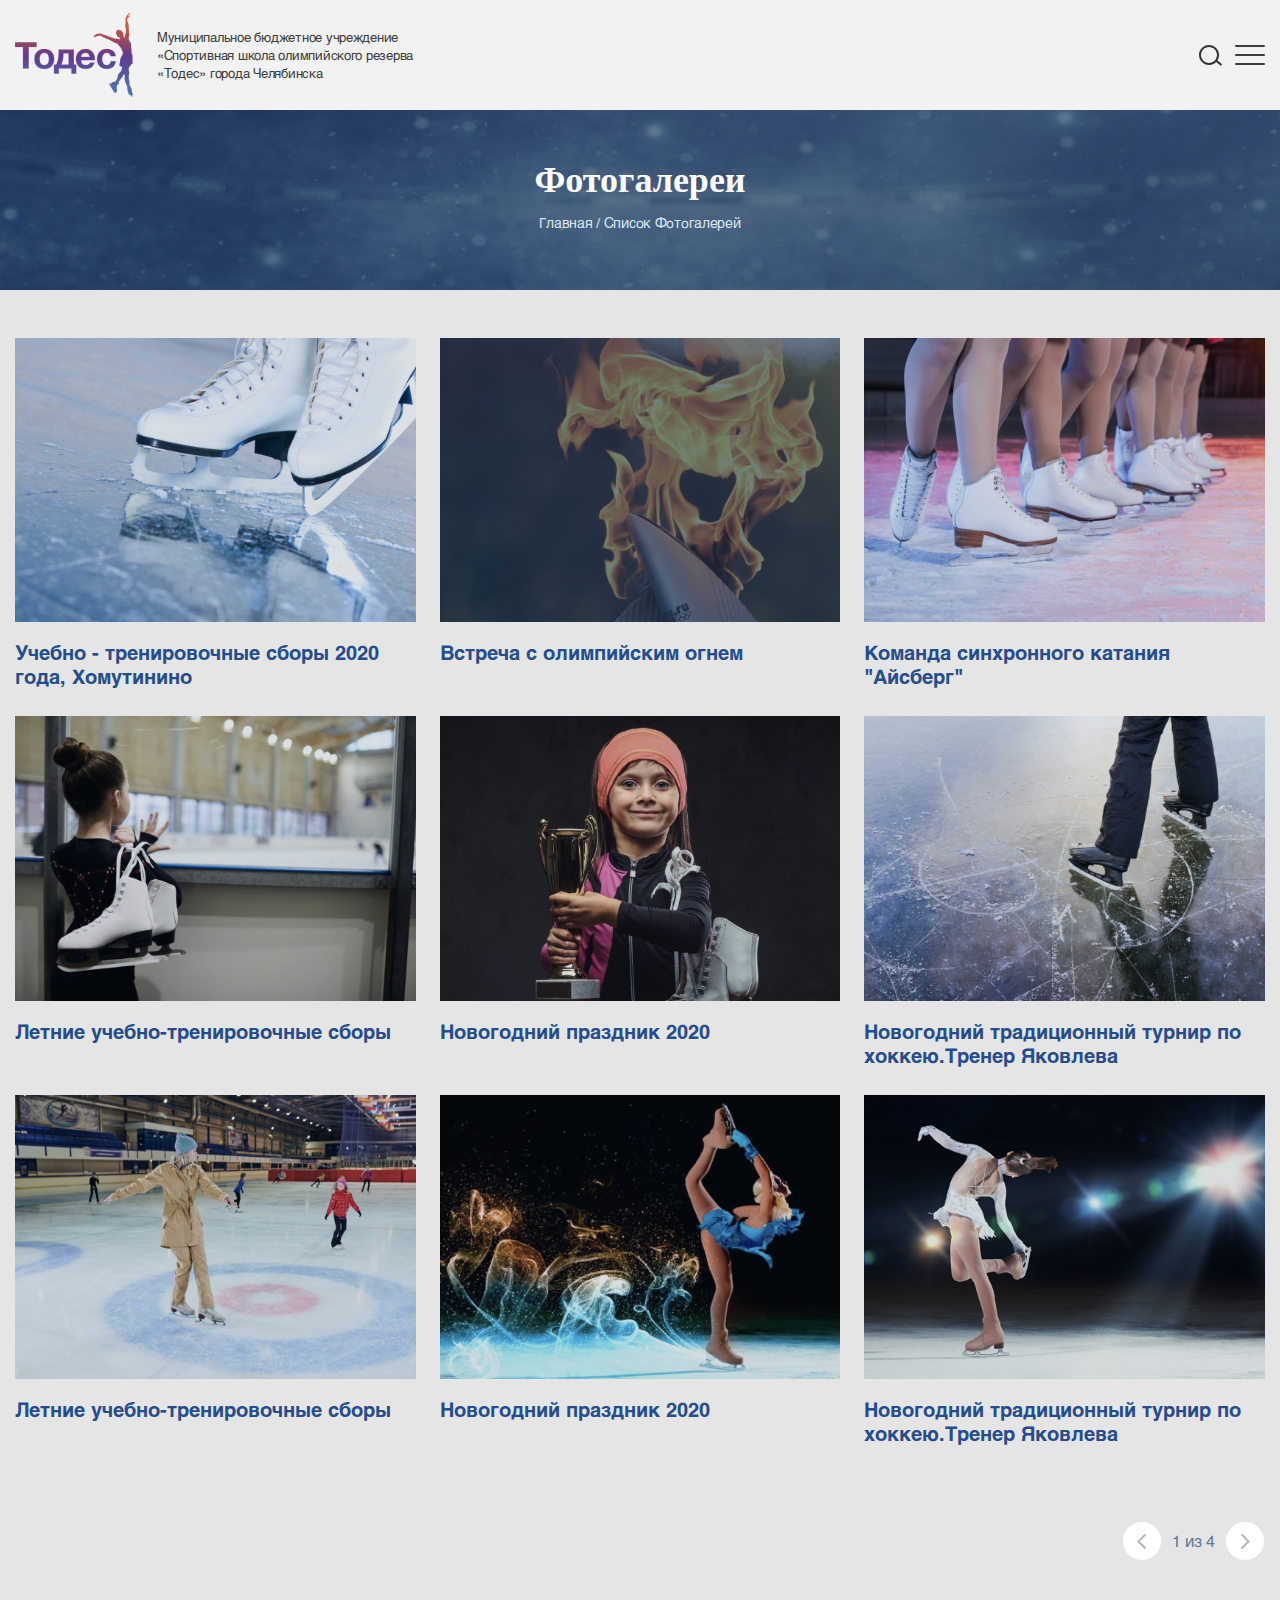
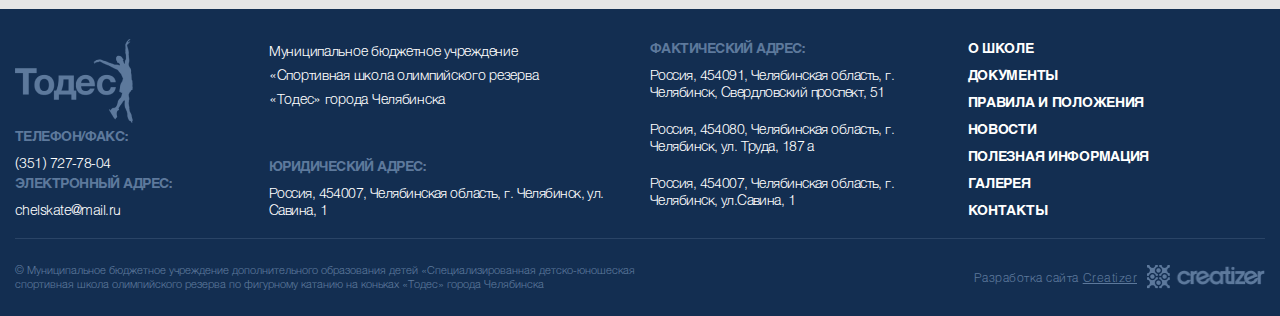
<file: gallery.html>
<!DOCTYPE html>
<html lang="ru">

<head>
	<meta charset="UTF-8" />
	<meta name="viewport" content="width=device-width">
	<meta name="description" content="" />
	<meta name="keywords" content="" />
	<link rel="shortcut icon" href="img/favicon.ico" type="image/x-icon">
	<link rel="stylesheet" href="css/style.css">
	<title>Тодес</title>
</head>

<body>
	<div class="wrapper">
		<div class="header header-subordinate">
			<div class="container">
				<div class="header__body">
					<div class="header__close-area"></div>
					<a href="index.html" class="header__logo">
						<div class="header__image">
							<img src="img/header/logo.png" alt="">
						</div>
						<div class="header__description">
							<span>Школа «Тодес»</span>
							<p>Муниципальное бюджетное учреждение «Спортивная школа олимпийского резерва «Тодес» города
								Челябинска</p>
						</div>
					</a>
					<nav id="header-menu" class="header__menu">
						<ul class="header__list">
							<li>
								<a href="index.html" class="header__link">О Школе</a>
								<span class="arrow"></span>
								<ul class="sub-menu__list sub-menu__list-subordinate">
									<li>
										<a href="#" class="sub-menu__link">Основные сведения</a>
									</li>
									<li>
										<a href="#" class="sub-menu__link">Об учредителе</a>
									</li>
									<li>
										<a href="#" class="sub-menu__link">Структура организации</a>
									</li>
									<li>
										<a href="#" class="sub-menu__link">Руководство</a>
									</li>
									<li>
										<a href="#" class="sub-menu__link">Кадровый состав</a>
									</li>
									<li>
										<a href="#" class="sub-menu__link">Материально-техническое обеспечение</a>
									</li>
								</ul>
							</li>
							<li>
								<a href="#" class="header__link">Документы</a>
								<span class="arrow"></span>
								<ul class="sub-menu__list sub-menu__list-subordinate">
									<li>
										<a href="#" class="sub-menu__link">Основные сведения</a>
									</li>
									<li>
										<a href="#" class="sub-menu__link">Об учредителе</a>
									</li>
									<li>
										<a href="#" class="sub-menu__link">Структура организации</a>
									</li>
									<li>
										<a href="#" class="sub-menu__link">Руководство</a>
									</li>
									<li>
										<a href="#" class="sub-menu__link">Кадровый состав</a>
									</li>
									<li>
										<a href="#" class="sub-menu__link">Материально-техническое обеспечение</a>
									</li>
								</ul>
							</li>
							<li>
								<a href="#" class="header__link">Правила и положения</a>
								<span class="arrow"></span>
								<ul class="sub-menu__list sub-menu__list-subordinate">
									<li>
										<a href="#" class="sub-menu__link">Основные сведения</a>
									</li>
									<li>
										<a href="#" class="sub-menu__link">Об учредителе</a>
									</li>
									<li>
										<a href="#" class="sub-menu__link">Структура организации</a>
									</li>
									<li>
										<a href="#" class="sub-menu__link">Руководство</a>
									</li>
									<li>
										<a href="#" class="sub-menu__link">Кадровый состав</a>
									</li>
									<li>
										<a href="#" class="sub-menu__link">Материально-техническое обеспечение</a>
									</li>
								</ul>
							</li>
							<li>
								<a href="list.html" class="header__link">Новости</a>
								<span class="arrow"></span>
								<ul class="sub-menu__list sub-menu__list-subordinate">
									<li>
										<a href="#" class="sub-menu__link">Основные сведения</a>
									</li>
									<li>
										<a href="#" class="sub-menu__link">Об учредителе</a>
									</li>
									<li>
										<a href="#" class="sub-menu__link">Структура организации</a>
									</li>
									<li>
										<a href="#" class="sub-menu__link">Руководство</a>
									</li>
									<li>
										<a href="#" class="sub-menu__link">Кадровый состав</a>
									</li>
									<li>
										<a href="#" class="sub-menu__link">Материально-техническое обеспечение</a>
									</li>
								</ul>
							</li>
							<li>
								<a href="#" class="header__link">Полезная информация</a>
								<span class="arrow"></span>
								<ul class="sub-menu__list sub-menu__list-subordinate">
									<li>
										<a href="#" class="sub-menu__link">Основные сведения</a>
									</li>
									<li>
										<a href="#" class="sub-menu__link">Об учредителе</a>
									</li>
									<li>
										<a href="#" class="sub-menu__link">Структура организации</a>
									</li>
									<li>
										<a href="#" class="sub-menu__link">Руководство</a>
									</li>
									<li>
										<a href="#" class="sub-menu__link">Кадровый состав</a>
									</li>
									<li>
										<a href="#" class="sub-menu__link">Материально-техническое обеспечение</a>
									</li>
								</ul>
							</li>
							<li>
								<a href="gallery.html" class="header__link">Галерея</a>
								<span class="arrow"></span>
								<ul class="sub-menu__list sub-menu__list-subordinate sub-menu__list-last">
									<li>
										<a href="#" class="sub-menu__link">Основные сведения</a>
									</li>
									<li>
										<a href="#" class="sub-menu__link">Об учредителе</a>
									</li>
									<li>
										<a href="#" class="sub-menu__link">Структура организации</a>
									</li>
									<li>
										<a href="#" class="sub-menu__link">Руководство</a>
									</li>
									<li>
										<a href="#" class="sub-menu__link">Кадровый состав</a>
									</li>
									<li>
										<a href="#" class="sub-menu__link">Материально-техническое обеспечение</a>
									</li>
								</ul>
							</li>
							<li>
								<a href="#" class="header__link">Контакты</a>
							</li>
						</ul>
					</nav>
					<form action="#" class="header__form" id="search-form">
						<input type="text" name="search-input" class="header__input">
						<button id="form-search-button" type="submit" class="header__button"></button>
					</form>
					<div id="search-button" class="header__open-search-button">
					</div>
					<div class="header__close-search-button">
						<span class="close-search"></span>
					</div>
					<div class="header__burger">
						<span></span>
					</div>
				</div>
			</div>
		</div>
		<main class="main main-subordinate">
			<div class="top top-gallery">
				<div class="container">
					<div class="top__body">
						<h1 class="top__title title">
							Фотогалереи
						</h1>
						<div class="top__breadcrumbs">
							<a href="index.html" class="top__link">
								Главная
							</a>
							<span> / </span>
							<a href="gallery.html" class="top__link">
								Список Фотогалерей
							</a>
						</div>
					</div>
				</div>
			</div>
			<div class="gallery">
				<div class="container">
					<div class="gallery__body">
						<div class="gallery__item">
							<div class="gallery__image">
								<a href="set.html" class="gallery__image-hover"></a>
								<img src="img/gallery/01.jpg" alt="">
							</div>
							<a href="set.html" class="gallery__link">
								Учебно - тренировочные сборы 2020 года, Хомутинино
							</a>
						</div>
						<div class="gallery__item">
							<div class="gallery__image">
								<a href="set.html" class="gallery__image-hover"></a>
								<img src="img/gallery/02.jpg" alt="">
							</div>
							<a href="set.html" class="gallery__link">
								Встреча с олимпийским огнем
							</a>
						</div>
						<div class="gallery__item">
							<div class="gallery__image">
								<a href="set.html" class="gallery__image-hover"></a>
								<img src="img/gallery/03.jpg" alt="">
							</div>
							<a href="set.html" class="gallery__link">
								Команда синхронного катания "Айсберг"
							</a>
						</div>
						<div class="gallery__item">
							<div class="gallery__image">
								<a href="set.html" class="gallery__image-hover"></a>
								<img src="img/gallery/04.jpg" alt="">
							</div>
							<a href="set.html" class="gallery__link">
								Летние учебно-тренировочные сборы
							</a>
						</div>
						<div class="gallery__item">
							<div class="gallery__image">
								<a href="set.html" class="gallery__image-hover"></a>
								<img src="img/gallery/05.jpg" alt="">
							</div>
							<a href="set.html" class="gallery__link">
								Новогодний праздник 2020
							</a>
						</div>
						<div class="gallery__item">
							<div class="gallery__image">
								<a href="set.html" class="gallery__image-hover"></a>
								<img src="img/gallery/06.jpg" alt="">
							</div>
							<a href="set.html" class="gallery__link">
								Новогодний традиционный турнир по хоккею.Тренер Яковлева
							</a>
						</div>
						<div class="gallery__item">
							<div class="gallery__image">
								<a href="set.html" class="gallery__image-hover"></a>
								<img src="img/gallery/07.jpg" alt="">
							</div>
							<a href="set.html" class="gallery__link">
								Летние учебно-тренировочные сборы
							</a>
						</div>
						<div class="gallery__item">
							<div class="gallery__image">
								<a href="set.html" class="gallery__image-hover"></a>
								<img src="img/gallery/08.jpg" alt="">
							</div>
							<a href="set.html" class="gallery__link">
								Новогодний праздник 2020
							</a>
						</div>
						<div class="gallery__item">
							<div class="gallery__image">
								<a href="set.html" class="gallery__image-hover"></a>
								<img src="img/gallery/09.jpg" alt="">
							</div>
							<a href="set.html" class="gallery__link">
								Новогодний традиционный турнир по хоккею.Тренер Яковлева
							</a>
						</div>
					</div>
					<div class="gallery__pagination pagination">
						<a href="#" class="pagination__left-arrow pagination__arrow"></a>
						<div class="pagination__state">
							1 из 4
						</div>
						<a href="#" class="pagination__right-arrow pagination__arrow"></a>
					</div>
				</div>
			</div>
		</main>
		<footer class="footer">
			<div class="container">
				<div class="footer__body">
					<div class="footer__flex-row">
						<div class="footer__column footer__column-logo">
							<div class="footer__logo">
								<a href="index.html">
									<img src="img/footer/logo-todes.png" alt="">
								</a>
							</div>
							<div class="footer__mobile-button">
								<span class="show-info">Показать подробнее</span>
								<span class="hide-info">Скрыть информацию</span>
							</div>
							<div class="footer__item _hidden-element">
								<div class="footer__subtitle">
									Телефон/Факс:
								</div>
								<div class="footer__text">
									<a href="tel:+73517277804" class="footer__phone">(351) 727-78-04</a>
								</div>
							</div>
							<div class="footer__item _hidden-element">
								<div class="footer__subtitle">
									Электронный адрес:
								</div>
								<div class="footer__text">
									<a href="mailto:chelskate@mail.ru" class="footer__phone">chelskate@mail.ru</a>
								</div>
							</div>
						</div>
						<div class="footer__column footer__column-descriptor _hidden-element">
							<div class="footer__item">
								<div class="footer__text footer__descriptor">
									Муниципальное бюджетное учреждение «Спортивная школа олимпийского резерва «Тодес»
									города
									Челябинска
								</div>
							</div>
							<div class="footer__item">
								<div class="footer__subtitle">
									Юридический адрес:
								</div>
								<div class="footer__text">
									Россия, 454007, Челябинская область, г. Челябинск, ул. Савина, 1
								</div>
							</div>
						</div>
						<div class="footer__column _hidden-element">
							<div class="footer__item">
								<div class="footer__subtitle">
									Фактический адрес:
								</div>
								<div class="footer__text">
									<p>
										Россия, 454091, Челябинская область, г. Челябинск, Свердловский проспект, 51
									</p>
									<p>
										Россия, 454080, Челябинская область, г. Челябинск, ул. Труда, 187 а
									</p>
									<p>
										Россия, 454007, Челябинская область, г. Челябинск, ул.Савина, 1
									</p>
								</div>
							</div>
						</div>
						<div class="footer__column _hidden-element">
							<ul class="footer__list">
								<li>
									<a href="index.html" class="footer__link">О школе</a>
								</li>
								<li>
									<a href="#" class="footer__link">Документы</a>
								</li>
								<li>
									<a href="#" class="footer__link">Правила и положения</a>
								</li>
								<li>
									<a href="list.html" class="footer__link">Новости</a>
								</li>
								<li>
									<a href="#" class="footer__link">Полезная информация</a>
								</li>
								<li>
									<a href="gallery.html" class="footer__link">Галерея</a>
								</li>
								<li>
									<a href="#" class="footer__link">Контакты</a>
								</li>
							</ul>
						</div>
					</div>
					<div class="footer__bottom">
						<div class="footer__description">
							© Муниципальное бюджетное учреждение дополнительного образования детей «Специализированная
							детско-юношеская спортивная школа олимпийского резерва по фигурному катанию на коньках
							«Тодес» города Челябинска
						</div>
						<div class="footer__developer">
							<div class="footer__dev-name">
								Разработка сайта <a target="_blank" href="https://creatizer.ru/"> Creatizer</a>
							</div>
							<div class="footer__dev-logo">
								<a target="_blank" href="https://creatizer.ru/">
									<img src="img/footer/creatizer-logo.png" alt="">
								</a>
							</div>
						</div>
					</div>
				</div>
			</div>
		</footer>
	</div>


	<script src="https://code.jquery.com/jquery-3.5.1.min.js"></script>
	<script src="js/slick.min.js"></script>
	<script src="js/script.js"></script>
</body>

</html>
</file>
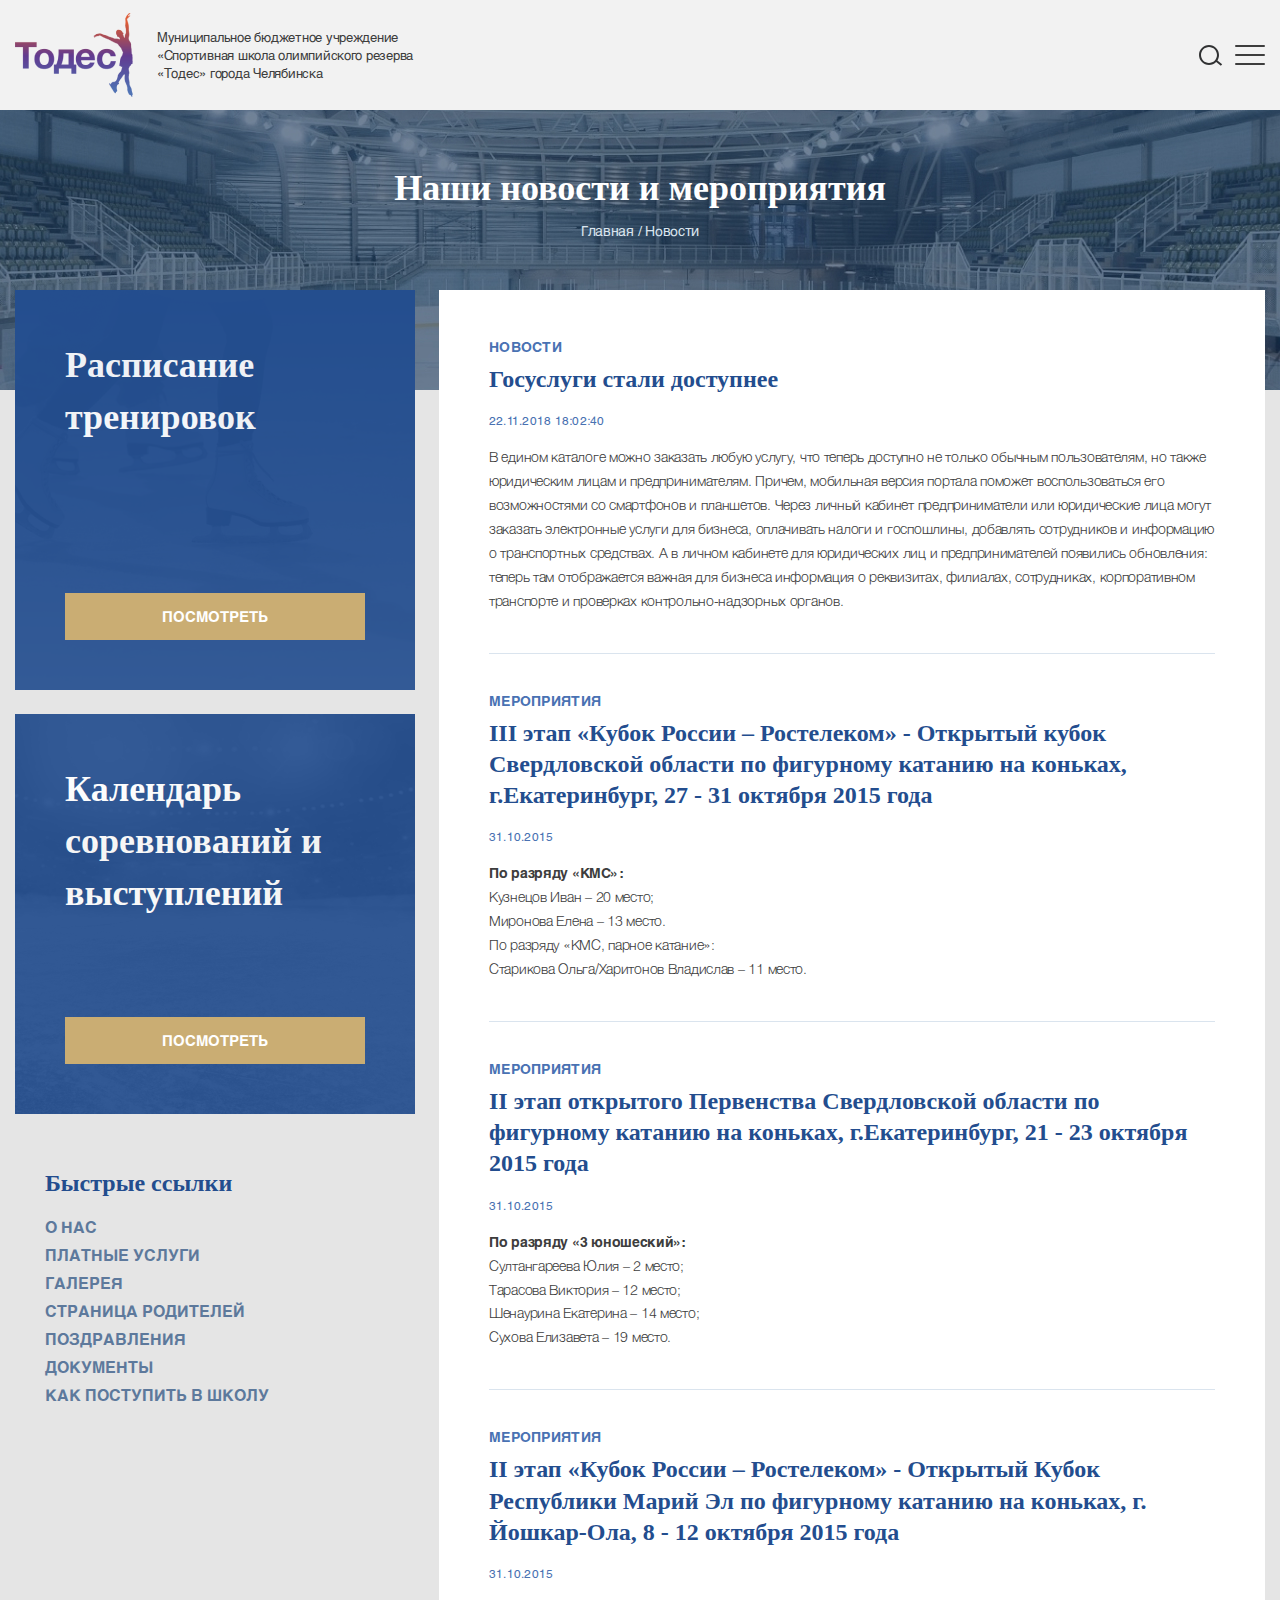
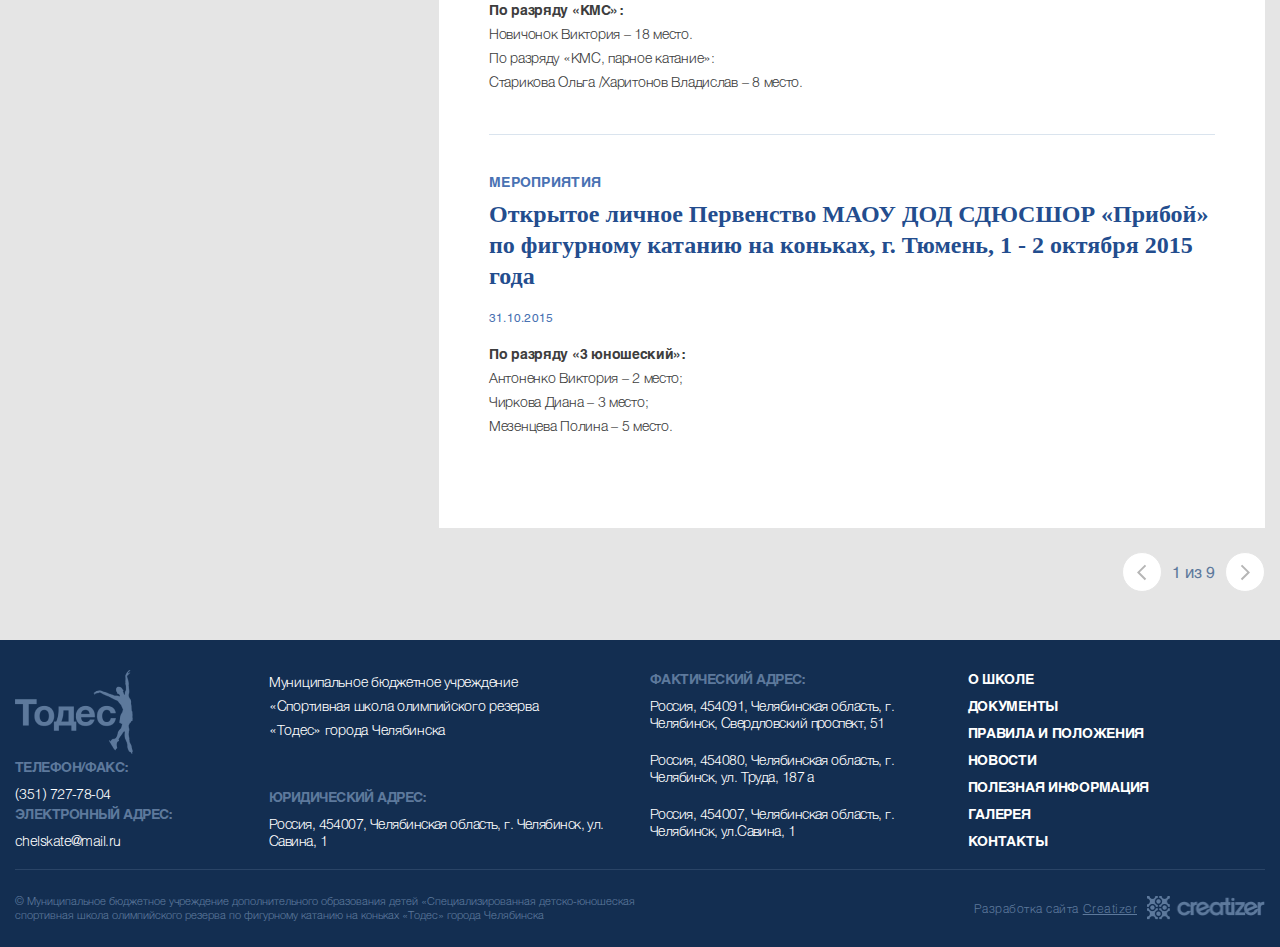
<file: list.html>
<!DOCTYPE html>
<html lang="ru">

<head>
	<meta charset="UTF-8" />
	<meta name="viewport" content="width=device-width">
	<meta name="description" content="" />
	<meta name="keywords" content="" />
	<link rel="shortcut icon" href="img/favicon.ico" type="image/x-icon">
	<link rel="stylesheet" href="css/style.css">
	<title>Тодес</title>
</head>

<body>
	<div class="wrapper">
		<div class="header header-subordinate">
			<div class="container">
				<div class="header__body">
					<div class="header__close-area"></div>
					<a href="index.html" class="header__logo">
						<div class="header__image">
							<img src="img/header/logo.png" alt="">
						</div>
						<div class="header__description">
							<span>Школа «Тодес»</span>
							<p>Муниципальное бюджетное учреждение «Спортивная школа олимпийского резерва «Тодес» города
								Челябинска</p>
						</div>
					</a>
					<nav id="header-menu" class="header__menu">
						<ul class="header__list">
							<li>
								<a href="index.html" class="header__link">О Школе</a>
								<span class="arrow"></span>
								<ul class="sub-menu__list sub-menu__list-subordinate">
									<li>
										<a href="#" class="sub-menu__link">Основные сведения</a>
									</li>
									<li>
										<a href="#" class="sub-menu__link">Об учредителе</a>
									</li>
									<li>
										<a href="#" class="sub-menu__link">Структура организации</a>
									</li>
									<li>
										<a href="#" class="sub-menu__link">Руководство</a>
									</li>
									<li>
										<a href="#" class="sub-menu__link">Кадровый состав</a>
									</li>
									<li>
										<a href="#" class="sub-menu__link">Материально-техническое обеспечение</a>
									</li>
								</ul>
							</li>
							<li>
								<a href="#" class="header__link">Документы</a>
								<span class="arrow"></span>
								<ul class="sub-menu__list sub-menu__list-subordinate">
									<li>
										<a href="#" class="sub-menu__link">Основные сведения</a>
									</li>
									<li>
										<a href="#" class="sub-menu__link">Об учредителе</a>
									</li>
									<li>
										<a href="#" class="sub-menu__link">Структура организации</a>
									</li>
									<li>
										<a href="#" class="sub-menu__link">Руководство</a>
									</li>
									<li>
										<a href="#" class="sub-menu__link">Кадровый состав</a>
									</li>
									<li>
										<a href="#" class="sub-menu__link">Материально-техническое обеспечение</a>
									</li>
								</ul>
							</li>
							<li>
								<a href="#" class="header__link">Правила и положения</a>
								<span class="arrow"></span>
								<ul class="sub-menu__list sub-menu__list-subordinate">
									<li>
										<a href="#" class="sub-menu__link">Основные сведения</a>
									</li>
									<li>
										<a href="#" class="sub-menu__link">Об учредителе</a>
									</li>
									<li>
										<a href="#" class="sub-menu__link">Структура организации</a>
									</li>
									<li>
										<a href="#" class="sub-menu__link">Руководство</a>
									</li>
									<li>
										<a href="#" class="sub-menu__link">Кадровый состав</a>
									</li>
									<li>
										<a href="#" class="sub-menu__link">Материально-техническое обеспечение</a>
									</li>
								</ul>
							</li>
							<li>
								<a href="list.html" class="header__link">Новости</a>
								<span class="arrow"></span>
								<ul class="sub-menu__list sub-menu__list-subordinate">
									<li>
										<a href="#" class="sub-menu__link">Основные сведения</a>
									</li>
									<li>
										<a href="#" class="sub-menu__link">Об учредителе</a>
									</li>
									<li>
										<a href="#" class="sub-menu__link">Структура организации</a>
									</li>
									<li>
										<a href="#" class="sub-menu__link">Руководство</a>
									</li>
									<li>
										<a href="#" class="sub-menu__link">Кадровый состав</a>
									</li>
									<li>
										<a href="#" class="sub-menu__link">Материально-техническое обеспечение</a>
									</li>
								</ul>
							</li>
							<li>
								<a href="#" class="header__link">Полезная информация</a>
								<span class="arrow"></span>
								<ul class="sub-menu__list sub-menu__list-subordinate">
									<li>
										<a href="#" class="sub-menu__link">Основные сведения</a>
									</li>
									<li>
										<a href="#" class="sub-menu__link">Об учредителе</a>
									</li>
									<li>
										<a href="#" class="sub-menu__link">Структура организации</a>
									</li>
									<li>
										<a href="#" class="sub-menu__link">Руководство</a>
									</li>
									<li>
										<a href="#" class="sub-menu__link">Кадровый состав</a>
									</li>
									<li>
										<a href="#" class="sub-menu__link">Материально-техническое обеспечение</a>
									</li>
								</ul>
							</li>
							<li>
								<a href="gallery.html" class="header__link">Галерея</a>
								<span class="arrow"></span>
								<ul class="sub-menu__list sub-menu__list-subordinate sub-menu__list-last">
									<li>
										<a href="#" class="sub-menu__link">Основные сведения</a>
									</li>
									<li>
										<a href="#" class="sub-menu__link">Об учредителе</a>
									</li>
									<li>
										<a href="#" class="sub-menu__link">Структура организации</a>
									</li>
									<li>
										<a href="#" class="sub-menu__link">Руководство</a>
									</li>
									<li>
										<a href="#" class="sub-menu__link">Кадровый состав</a>
									</li>
									<li>
										<a href="#" class="sub-menu__link">Материально-техническое обеспечение</a>
									</li>
								</ul>
							</li>
							<li>
								<a href="#" class="header__link">Контакты</a>
							</li>
						</ul>
					</nav>
					<form action="#" class="header__form" id="search-form">
						<input type="text" name="search-input" class="header__input">
						<button id="form-search-button" type="submit" class="header__button"></button>
					</form>
					<div id="search-button" class="header__open-search-button">
					</div>
					<div class="header__close-search-button">
						<span class="close-search"></span>
					</div>
					<div class="header__burger">
						<span></span>
					</div>
				</div>
			</div>
		</div>
		<main class="main main-subordinate">
			<div class="top">
				<div class="container">
					<div class="top__body">
						<h1 class="top__title title">
							Наши новости и мероприятия
						</h1>
						<div class="top__breadcrumbs">
							<a href="index.html" class="top__link">
								Главная
							</a>
							<span> / </span>
							<a href="list.html" class="top__link">
								Новости
							</a>
						</div>
					</div>
				</div>
			</div>
			<div class="content">
				<div class="container">
					<div class="content__body">
						<aside class="aside">
							<div class="aside__item">
								<div class="aside__image">
									<img src="img/list/bg-schedule.png" alt="">
								</div>
								<div class="aside__subtitle">
									Расписание тренировок
								</div>
								<div class="aside__button-container">
									<a href="#" class="aside__button button">Посмотреть</a>
								</div>
							</div>
							<div class="aside__item">
								<div class="aside__image">
									<img src="img/list/bg-calendar.png" alt="">
								</div>
								<div class="aside__subtitle">
									Календарь соревнований и выступлений
								</div>
								<div class="aside__button-container">
									<a href="#" class="aside__button button">Посмотреть</a>
								</div>
							</div>
							<nav class="aside__fast-links">
								<div class="aside__fast-links-title">
									Быстрые ссылки
								</div>
								<ul class="aside__list">
									<li>
										<a href="#" class="aside__link">
											О нас
										</a>
									</li>
									<li>
										<a href="#" class="aside__link">
											Платные услуги
										</a>
									</li>
									<li>
										<a href="#" class="aside__link">
											Галерея
										</a>
									</li>
									<li>
										<a href="#" class="aside__link">
											Страница родителей
										</a>
									</li>
									<li>
										<a href="#" class="aside__link">
											Поздравления
										</a>
									</li>
									<li>
										<a href="#" class="aside__link">
											Документы
										</a>
									</li>
									<li>
										<a href="#" class="aside__link">
											Как поступить в школу
										</a>
									</li>
								</ul>
							</nav>
						</aside>
						<div class="content__main">
							<div class="content__event event">
								<div class="event__genre">
									Новости
								</div>
								<a href="article.html" class="event__title">
									Госуслуги стали доступнее
								</a>
								<div class="event__date">
									22.11.2018 18:02:40
								</div>
								<div class="event__text">
									В едином каталоге можно заказать любую услугу, что теперь доступно не только обычным
									пользователям, но также юридическим лицам и предпринимателям. Причем, мобильная
									версия портала поможет воспользоваться его возможностями со смартфонов и планшетов.
									Через личный кабинет предприниматели или юридические лица могут заказать электронные
									услуги для бизнеса, оплачивать налоги и госпошлины, добавлять сотрудников и
									информацию о транспортных средствах. А в личном кабинете для юридических лиц и
									предпринимателей появились обновления: теперь там отображается важная для бизнеса
									информация о реквизитах, филиалах, сотрудниках, корпоративном транспорте и проверках
									контрольно-надзорных органов.
								</div>
							</div>
							<div class="content__event event">
								<div class="event__genre">
									Мероприятия
								</div>
								<a href="article.html" class="event__title">
									III этап «Кубок России – Ростелеком» - Открытый кубок Свердловской области по
									фигурному катанию на коньках, г.Екатеринбург, 27 - 31 октября 2015 года
								</a>
								<div class="event__date">
									31.10.2015
								</div>
								<div class="event__text">
									<p>По разряду «КМС»:</p>
									<p>Кузнецов Иван – 20 место;</p>
									<p>Миронова Елена – 13 место.</p>
									<p>По разряду «КМС, парное катание»:</p>
									<p>Старикова Ольга/Харитонов Владислав – 11 место.</p>
								</div>
							</div>
							<div class="content__event event">
								<div class="event__genre">
									Мероприятия
								</div>
								<a href="article.html" class="event__title">
									II этап открытого Первенства Свердловской области по фигурному катанию на коньках,
									г.Екатеринбург, 21 - 23 октября 2015 года
								</a>
								<div class="event__date">
									31.10.2015
								</div>
								<div class="event__text">
									<p>По разряду «3 юношеский»:</p>
									<p>Султангареева Юлия – 2 место;</p>
									<p>Тарасова Виктория – 12 место;</p>
									<p>Шенаурина Екатерина – 14 место;</p>
									<p>Сухова Елизавета – 19 место.</p>
								</div>
							</div>
							<div class="content__event event">
								<div class="event__genre">
									Мероприятия
								</div>
								<a href="article.html" class="event__title">
									II этап «Кубок России – Ростелеком» - Открытый Кубок Республики Марий Эл по
									фигурному катанию на коньках, г. Йошкар-Ола, 8 - 12 октября 2015 года
								</a>
								<div class="event__date">
									31.10.2015
								</div>
								<div class="event__text">
									<p>По разряду «КМС»:</p>
									<p>Новичонок Виктория – 18 место.</p>
									<p>По разряду «КМС, парное катание»:</p>
									<p>Старикова Ольга /Харитонов Владислав – 8 место.</p>
								</div>
							</div>
							<div class="content__event event">
								<div class="event__genre">
									Мероприятия
								</div>
								<a href="article.html" class="event__title">
									Открытое личное Первенство МАОУ ДОД СДЮСШОР «Прибой» по фигурному катанию на
									коньках, г. Тюмень, 1 - 2 октября 2015 года
								</a>
								<div class="event__date">
									31.10.2015
								</div>
								<div class="event__text">
									<p>По разряду «3 юношеский»:</p>
									<p>Антоненко Виктория – 2 место;</p>
									<p>Чиркова Диана – 3 место;</p>
									<p>Мезенцева Полина – 5 место.</p>
								</div>
							</div>
						</div>
					</div>
					<div class="content__pagination pagination">
						<a href="#" class="pagination__left-arrow pagination__arrow"></a>
						<div class="pagination__state">
							1 из 9
						</div>
						<a href="#" class="pagination__right-arrow pagination__arrow"></a>
					</div>
				</div>
			</div>
		</main>
		<footer class="footer">
			<div class="container">
				<div class="footer__body">
					<div class="footer__flex-row">
						<div class="footer__column footer__column-logo">
							<div class="footer__logo">
								<img src="img/footer/logo-todes.png" alt="">
							</div>
							<div class="footer__mobile-button">
								<span class="show-info">Показать подробнее</span>
								<span class="hide-info">Скрыть информацию</span>
							</div>
							<div class="footer__item _hidden-element">
								<div class="footer__subtitle">
									Телефон/Факс:
								</div>
								<div class="footer__text">
									<a href="tel:+73517277804" class="footer__phone">(351) 727-78-04</a>
								</div>
							</div>
							<div class="footer__item _hidden-element">
								<div class="footer__subtitle">
									Электронный адрес:
								</div>
								<div class="footer__text">
									<a href="mailto:chelskate@mail.ru" class="footer__phone">chelskate@mail.ru</a>
								</div>
							</div>
						</div>
						<div class="footer__column footer__column-descriptor _hidden-element">
							<div class="footer__item">
								<div class="footer__text footer__descriptor">
									Муниципальное бюджетное учреждение «Спортивная школа олимпийского резерва «Тодес»
									города
									Челябинска
								</div>
							</div>
							<div class="footer__item">
								<div class="footer__subtitle">
									Юридический адрес:
								</div>
								<div class="footer__text">
									Россия, 454007, Челябинская область, г. Челябинск, ул. Савина, 1
								</div>
							</div>
						</div>
						<div class="footer__column _hidden-element">
							<div class="footer__item">
								<div class="footer__subtitle">
									Фактический адрес:
								</div>
								<div class="footer__text">
									<p>
										Россия, 454091, Челябинская область, г. Челябинск, Свердловский проспект, 51
									</p>
									<p>
										Россия, 454080, Челябинская область, г. Челябинск, ул. Труда, 187 а
									</p>
									<p>
										Россия, 454007, Челябинская область, г. Челябинск, ул.Савина, 1
									</p>
								</div>
							</div>
						</div>
						<div class="footer__column _hidden-element">
							<ul class="footer__list">
								<li>
									<a href="index.html" class="footer__link">О школе</a>
								</li>
								<li>
									<a href="#" class="footer__link">Документы</a>
								</li>
								<li>
									<a href="#" class="footer__link">Правила и положения</a>
								</li>
								<li>
									<a href="list.html" class="footer__link">Новости</a>
								</li>
								<li>
									<a href="#" class="footer__link">Полезная информация</a>
								</li>
								<li>
									<a href="gallery.html" class="footer__link">Галерея</a>
								</li>
								<li>
									<a href="#" class="footer__link">Контакты</a>
								</li>
							</ul>
						</div>
					</div>
					<div class="footer__bottom">
						<div class="footer__description">
							© Муниципальное бюджетное учреждение дополнительного образования детей «Специализированная
							детско-юношеская спортивная школа олимпийского резерва по фигурному катанию на коньках
							«Тодес» города Челябинска
						</div>
						<div class="footer__developer">
							<div class="footer__dev-name">
								Разработка сайта <a target="_blank" href="https://creatizer.ru/"> Creatizer</a>
							</div>
							<div class="footer__dev-logo">
								<a target="_blank" href="https://creatizer.ru/">
									<img src="img/footer/creatizer-logo.png" alt="">
								</a>
							</div>
						</div>
					</div>
				</div>
			</div>
		</footer>
	</div>


	<script src="https://code.jquery.com/jquery-3.5.1.min.js"></script>
	<script src="js/slick.min.js"></script>
	<script src="js/script.js"></script>
</body>

</html>
</file>
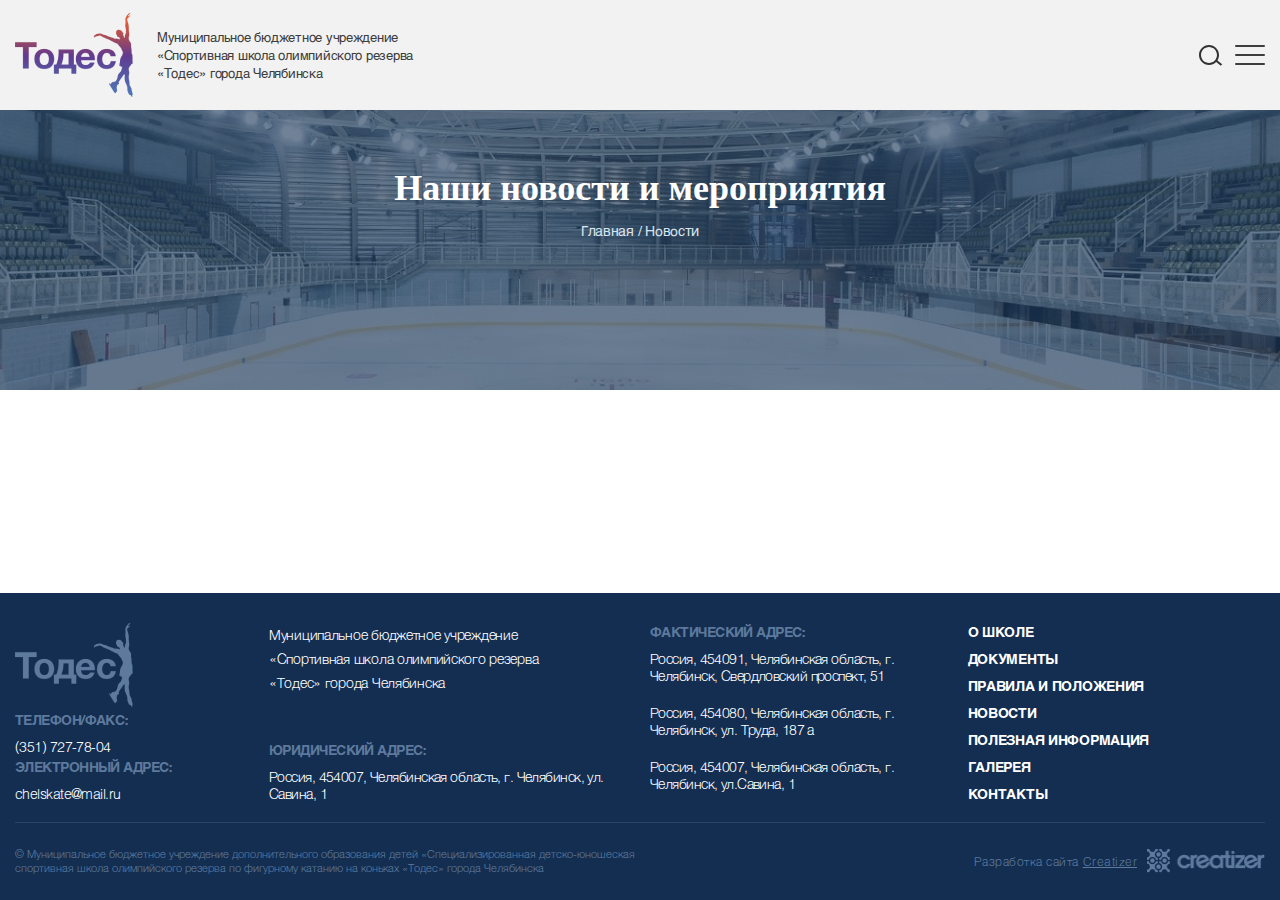
<file: news.html>
<!DOCTYPE html>
<html lang="ru">

<head>
	<meta charset="UTF-8" />
	<meta name="viewport" content="width=device-width">
	<meta name="description" content="" />
	<meta name="keywords" content="" />
	<link rel="shortcut icon" href="img/favicon.ico" type="image/x-icon">
	<link rel="stylesheet" href="css/style.css">
	<title>Тодес</title>
</head>

<body>
	<div class="wrapper">
		<div class="header header-subordinate">
			<div class="container">
				<div class="header__body">
					<div class="header__close-area"></div>
					<a href="#" class="header__logo">
						<div class="header__image">
							<img src="img/header/logo.png" alt="">
						</div>
						<div class="header__description">
							<span>Школа «Тодес»</span>
							<p>Муниципальное бюджетное учреждение «Спортивная школа олимпийского резерва «Тодес» города
								Челябинска</p>
						</div>
					</a>
					<nav id="header-menu" class="header__menu">
						<ul class="header__list">
							<li>
								<a href="#" class="header__link">О Школе</a>
								<span class="arrow"></span>
								<ul class="sub-menu__list">
									<li>
										<a href="#" class="sub-menu__link">Основные сведения</a>
									</li>
									<li>
										<a href="#" class="sub-menu__link">Об учредителе</a>
									</li>
									<li>
										<a href="#" class="sub-menu__link">Структура организации</a>
									</li>
									<li>
										<a href="#" class="sub-menu__link">Руководство</a>
									</li>
									<li>
										<a href="#" class="sub-menu__link">Кадровый состав</a>
									</li>
									<li>
										<a href="#" class="sub-menu__link">Материально-техническое обеспечение</a>
									</li>
								</ul>
							</li>
							<li>
								<a href="#" class="header__link">Документы</a>
								<span class="arrow"></span>
								<ul class="sub-menu__list">
									<li>
										<a href="#" class="sub-menu__link">Основные сведения</a>
									</li>
									<li>
										<a href="#" class="sub-menu__link">Об учредителе</a>
									</li>
									<li>
										<a href="#" class="sub-menu__link">Структура организации</a>
									</li>
									<li>
										<a href="#" class="sub-menu__link">Руководство</a>
									</li>
									<li>
										<a href="#" class="sub-menu__link">Кадровый состав</a>
									</li>
									<li>
										<a href="#" class="sub-menu__link">Материально-техническое обеспечение</a>
									</li>
								</ul>
							</li>
							<li>
								<a href="#" class="header__link">Правила и положения</a>
								<span class="arrow"></span>
								<ul class="sub-menu__list">
									<li>
										<a href="#" class="sub-menu__link">Основные сведения</a>
									</li>
									<li>
										<a href="#" class="sub-menu__link">Об учредителе</a>
									</li>
									<li>
										<a href="#" class="sub-menu__link">Структура организации</a>
									</li>
									<li>
										<a href="#" class="sub-menu__link">Руководство</a>
									</li>
									<li>
										<a href="#" class="sub-menu__link">Кадровый состав</a>
									</li>
									<li>
										<a href="#" class="sub-menu__link">Материально-техническое обеспечение</a>
									</li>
								</ul>
							</li>
							<li>
								<a href="#" class="header__link">Новости</a>
								<span class="arrow"></span>
								<ul class="sub-menu__list">
									<li>
										<a href="#" class="sub-menu__link">Основные сведения</a>
									</li>
									<li>
										<a href="#" class="sub-menu__link">Об учредителе</a>
									</li>
									<li>
										<a href="#" class="sub-menu__link">Структура организации</a>
									</li>
									<li>
										<a href="#" class="sub-menu__link">Руководство</a>
									</li>
									<li>
										<a href="#" class="sub-menu__link">Кадровый состав</a>
									</li>
									<li>
										<a href="#" class="sub-menu__link">Материально-техническое обеспечение</a>
									</li>
								</ul>
							</li>
							<li>
								<a href="#" class="header__link">Полезная информация</a>
								<span class="arrow"></span>
								<ul class="sub-menu__list">
									<li>
										<a href="#" class="sub-menu__link">Основные сведения</a>
									</li>
									<li>
										<a href="#" class="sub-menu__link">Об учредителе</a>
									</li>
									<li>
										<a href="#" class="sub-menu__link">Структура организации</a>
									</li>
									<li>
										<a href="#" class="sub-menu__link">Руководство</a>
									</li>
									<li>
										<a href="#" class="sub-menu__link">Кадровый состав</a>
									</li>
									<li>
										<a href="#" class="sub-menu__link">Материально-техническое обеспечение</a>
									</li>
								</ul>
							</li>
							<li>
								<a href="#" class="header__link">Галерея</a>
								<span class="arrow"></span>
								<ul class="sub-menu__list sub-menu__list-last">
									<li>
										<a href="#" class="sub-menu__link">Основные сведения</a>
									</li>
									<li>
										<a href="#" class="sub-menu__link">Об учредителе</a>
									</li>
									<li>
										<a href="#" class="sub-menu__link">Структура организации</a>
									</li>
									<li>
										<a href="#" class="sub-menu__link">Руководство</a>
									</li>
									<li>
										<a href="#" class="sub-menu__link">Кадровый состав</a>
									</li>
									<li>
										<a href="#" class="sub-menu__link">Материально-техническое обеспечение</a>
									</li>
								</ul>
							</li>
							<li>
								<a href="#" class="header__link">Контакты</a>
							</li>
						</ul>
					</nav>
					<form action="#" class="header__form" id="search-form">
						<input type="text" name="search-input" class="header__input">
						<button id="form-search-button" type="submit" class="header__button"></button>
					</form>
					<div id="search-button" class="header__open-search-button">
					</div>
					<div class="header__close-search-button">
						<span class="close-search"></span>
					</div>
					<div class="header__burger">
						<span></span>
					</div>
				</div>
			</div>
		</div>
		<main class="main">
			<div class="top">
				<div class="container">
					<div class="top__body">
						<div class="top__title title">
							Наши новости и мероприятия
						</div>
						<div class="top__breadcrumbs">
							<a href="index.html" class="top__link">
								Главная
							</a>
							<span> / </span>
							<a href="news.html" class="top__link">
								Новости
							</a>
						</div>
					</div>
				</div>
			</div>
		</main>
		<footer class="footer">
			<div class="container">
				<div class="footer__body">
					<div class="footer__flex-row">
						<div class="footer__column footer__column-logo">
							<div class="footer__logo">
								<img src="img/footer/logo-todes.png" alt="">
							</div>
							<div class="footer__mobile-button">
								<span class="show-info">Показать подробнее</span>
								<span class="hide-info">Скрыть информацию</span>
							</div>
							<div class="footer__item _hidden-element">
								<div class="footer__subtitle">
									Телефон/Факс:
								</div>
								<div class="footer__text">
									<a href="tel:+73517277804" class="footer__phone">(351) 727-78-04</a>
								</div>
							</div>
							<div class="footer__item _hidden-element">
								<div class="footer__subtitle">
									Электронный адрес:
								</div>
								<div class="footer__text">
									<a href="mailto:chelskate@mail.ru" class="footer__phone">chelskate@mail.ru</a>
								</div>
							</div>
						</div>
						<div class="footer__column footer__column-descriptor _hidden-element">
							<div class="footer__item">
								<div class="footer__text footer__descriptor">
									Муниципальное бюджетное учреждение «Спортивная школа олимпийского резерва «Тодес»
									города
									Челябинска
								</div>
							</div>
							<div class="footer__item">
								<div class="footer__subtitle">
									Юридический адрес:
								</div>
								<div class="footer__text">
									Россия, 454007, Челябинская область, г. Челябинск, ул. Савина, 1
								</div>
							</div>
						</div>
						<div class="footer__column _hidden-element">
							<div class="footer__item">
								<div class="footer__subtitle">
									Фактический адрес:
								</div>
								<div class="footer__text">
									<p>
										Россия, 454091, Челябинская область, г. Челябинск, Свердловский проспект, 51
									</p>
									<p>
										Россия, 454080, Челябинская область, г. Челябинск, ул. Труда, 187 а
									</p>
									<p>
										Россия, 454007, Челябинская область, г. Челябинск, ул.Савина, 1
									</p>
								</div>
							</div>
						</div>
						<div class="footer__column _hidden-element">
							<nav class="footer__list">
								<li>
									<a href="#" class="footer__link">О школе</a>
								</li>
								<li>
									<a href="#" class="footer__link">Документы</a>
								</li>
								<li>
									<a href="#" class="footer__link">Правила и положения</a>
								</li>
								<li>
									<a href="#" class="footer__link">Новости</a>
								</li>
								<li>
									<a href="#" class="footer__link">Полезная информация</a>
								</li>
								<li>
									<a href="#" class="footer__link">Галерея</a>
								</li>
								<li>
									<a href="#" class="footer__link">Контакты</a>
								</li>
							</nav>
						</div>
					</div>
					<div class="footer__bottom">
						<div class="footer__description">
							© Муниципальное бюджетное учреждение дополнительного образования детей «Специализированная
							детско-юношеская спортивная школа олимпийского резерва по фигурному катанию на коньках
							«Тодес» города Челябинска
						</div>
						<div class="footer__developer">
							<div class="footer__dev-name">
								Разработка сайта <a href="https://creatizer.ru/"> Creatizer</a>
							</div>
							<div class="footer__dev-logo">
								<a href="https://creatizer.ru/">
									<img src="img/footer/creatizer-logo.png" alt="">
								</a>
							</div>
						</div>
					</div>
				</div>
			</div>
		</footer>
	</div>


	<script src="https://code.jquery.com/jquery-3.5.1.min.js"></script>
	<script src="js/slick.min.js"></script>
	<script src="js/script.js"></script>
</body>

</html>
</file>
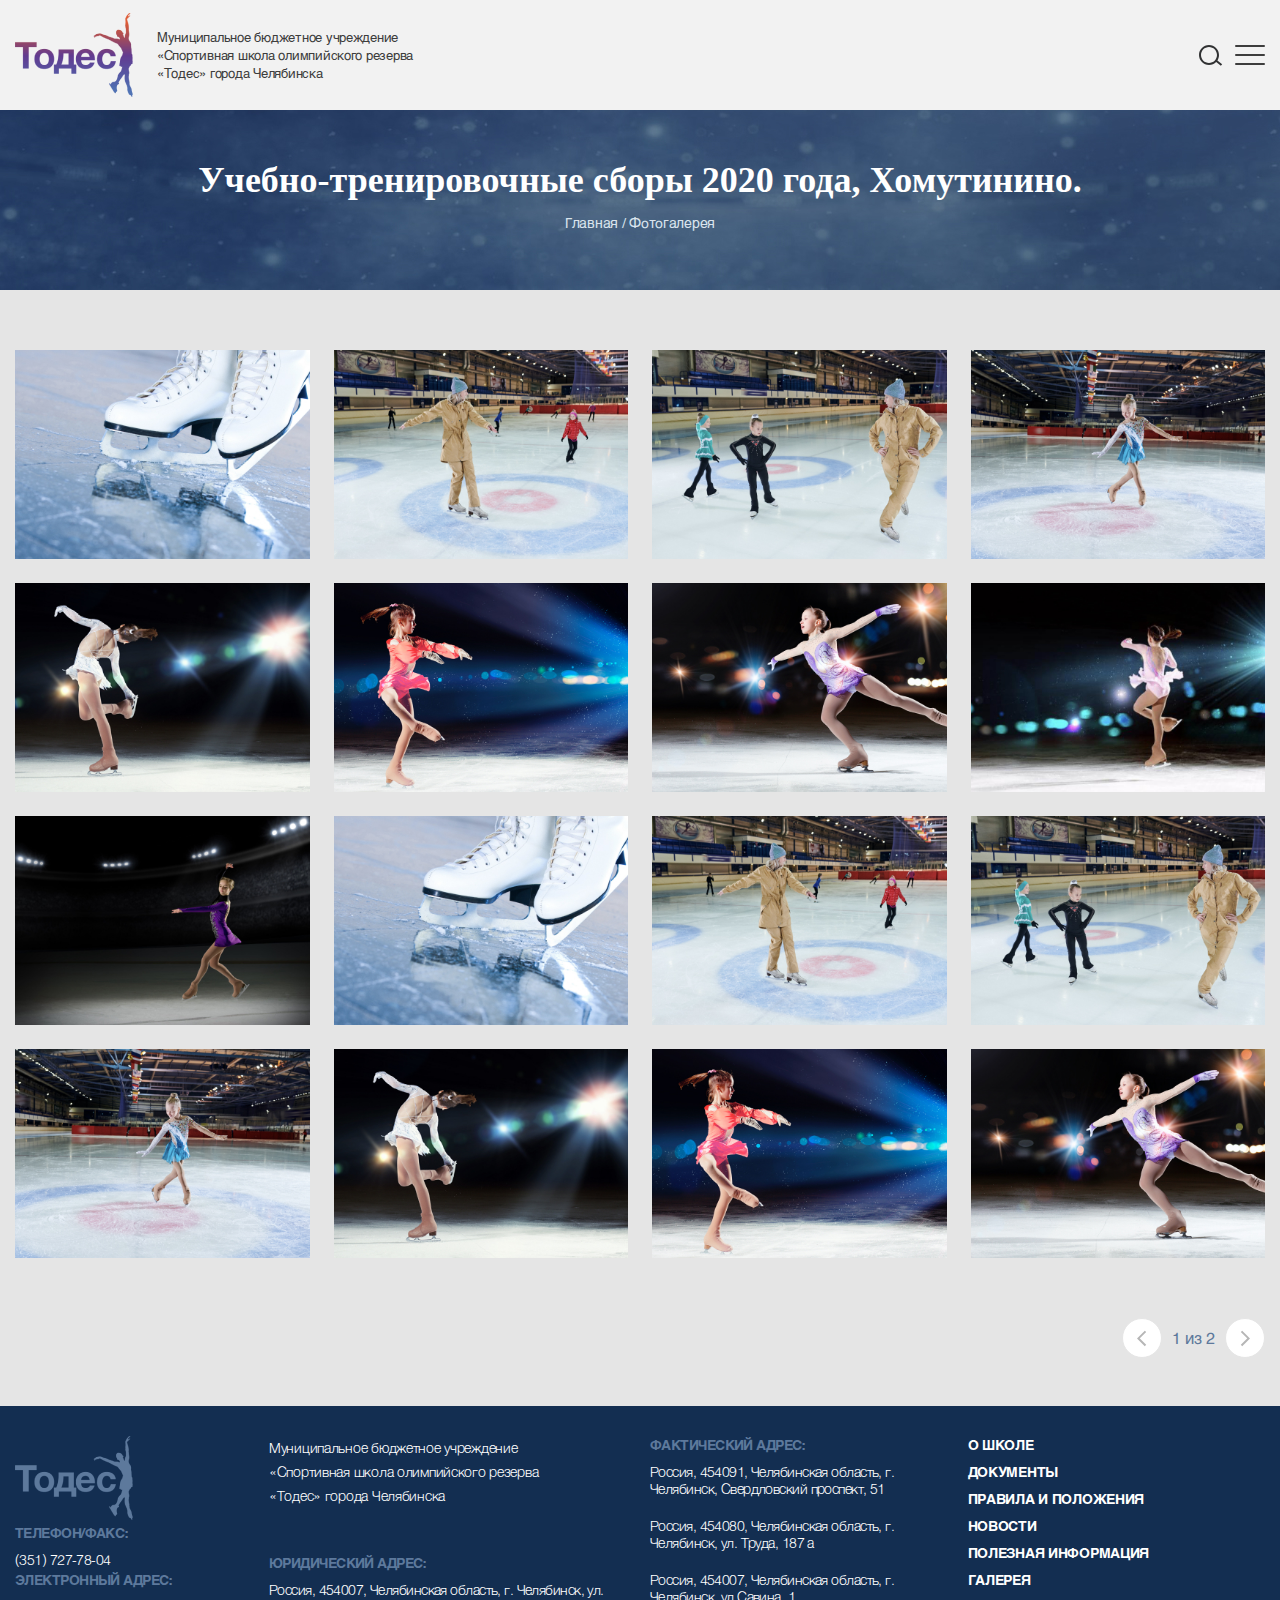
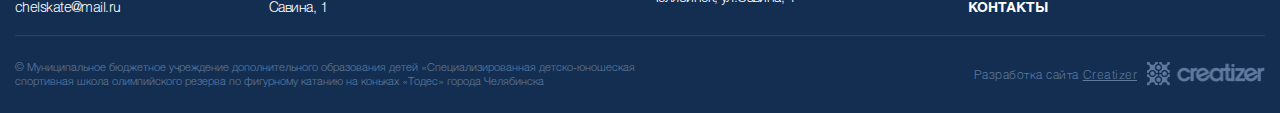
<file: set.html>
<!DOCTYPE html>
<html lang="ru">

<head>
	<meta charset="UTF-8" />
	<meta name="viewport" content="width=device-width">
	<meta name="description" content="" />
	<meta name="keywords" content="" />
	<link rel="shortcut icon" href="img/favicon.ico" type="image/x-icon">
	<link rel="stylesheet" href="css/jquery.fancybox.min.css">
	<link rel="stylesheet" href="css/style.css">
	<title>Тодес</title>
</head>

<body>
	<div class="wrapper">
		<div class="header header-subordinate">
			<div class="container">
				<div class="header__body">
					<div class="header__close-area"></div>
					<a href="index.html" class="header__logo">
						<div class="header__image">
							<img src="img/header/logo.png" alt="">
						</div>
						<div class="header__description">
							<span>Школа «Тодес»</span>
							<p>Муниципальное бюджетное учреждение «Спортивная школа олимпийского резерва «Тодес» города
								Челябинска</p>
						</div>
					</a>
					<nav id="header-menu" class="header__menu">
						<ul class="header__list">
							<li>
								<a href="index.html" class="header__link">О Школе</a>
								<span class="arrow"></span>
								<ul class="sub-menu__list sub-menu__list-subordinate">
									<li>
										<a href="#" class="sub-menu__link">Основные сведения</a>
									</li>
									<li>
										<a href="#" class="sub-menu__link">Об учредителе</a>
									</li>
									<li>
										<a href="#" class="sub-menu__link">Структура организации</a>
									</li>
									<li>
										<a href="#" class="sub-menu__link">Руководство</a>
									</li>
									<li>
										<a href="#" class="sub-menu__link">Кадровый состав</a>
									</li>
									<li>
										<a href="#" class="sub-menu__link">Материально-техническое обеспечение</a>
									</li>
								</ul>
							</li>
							<li>
								<a href="#" class="header__link">Документы</a>
								<span class="arrow"></span>
								<ul class="sub-menu__list sub-menu__list-subordinate">
									<li>
										<a href="#" class="sub-menu__link">Основные сведения</a>
									</li>
									<li>
										<a href="#" class="sub-menu__link">Об учредителе</a>
									</li>
									<li>
										<a href="#" class="sub-menu__link">Структура организации</a>
									</li>
									<li>
										<a href="#" class="sub-menu__link">Руководство</a>
									</li>
									<li>
										<a href="#" class="sub-menu__link">Кадровый состав</a>
									</li>
									<li>
										<a href="#" class="sub-menu__link">Материально-техническое обеспечение</a>
									</li>
								</ul>
							</li>
							<li>
								<a href="#" class="header__link">Правила и положения</a>
								<span class="arrow"></span>
								<ul class="sub-menu__list sub-menu__list-subordinate">
									<li>
										<a href="#" class="sub-menu__link">Основные сведения</a>
									</li>
									<li>
										<a href="#" class="sub-menu__link">Об учредителе</a>
									</li>
									<li>
										<a href="#" class="sub-menu__link">Структура организации</a>
									</li>
									<li>
										<a href="#" class="sub-menu__link">Руководство</a>
									</li>
									<li>
										<a href="#" class="sub-menu__link">Кадровый состав</a>
									</li>
									<li>
										<a href="#" class="sub-menu__link">Материально-техническое обеспечение</a>
									</li>
								</ul>
							</li>
							<li>
								<a href="list.html" class="header__link">Новости</a>
								<span class="arrow"></span>
								<ul class="sub-menu__list sub-menu__list-subordinate">
									<li>
										<a href="#" class="sub-menu__link">Основные сведения</a>
									</li>
									<li>
										<a href="#" class="sub-menu__link">Об учредителе</a>
									</li>
									<li>
										<a href="#" class="sub-menu__link">Структура организации</a>
									</li>
									<li>
										<a href="#" class="sub-menu__link">Руководство</a>
									</li>
									<li>
										<a href="#" class="sub-menu__link">Кадровый состав</a>
									</li>
									<li>
										<a href="#" class="sub-menu__link">Материально-техническое обеспечение</a>
									</li>
								</ul>
							</li>
							<li>
								<a href="#" class="header__link">Полезная информация</a>
								<span class="arrow"></span>
								<ul class="sub-menu__list sub-menu__list-subordinate">
									<li>
										<a href="#" class="sub-menu__link">Основные сведения</a>
									</li>
									<li>
										<a href="#" class="sub-menu__link">Об учредителе</a>
									</li>
									<li>
										<a href="#" class="sub-menu__link">Структура организации</a>
									</li>
									<li>
										<a href="#" class="sub-menu__link">Руководство</a>
									</li>
									<li>
										<a href="#" class="sub-menu__link">Кадровый состав</a>
									</li>
									<li>
										<a href="#" class="sub-menu__link">Материально-техническое обеспечение</a>
									</li>
								</ul>
							</li>
							<li>
								<a href="gallery.html" class="header__link">Галерея</a>
								<span class="arrow"></span>
								<ul class="sub-menu__list sub-menu__list-subordinate sub-menu__list-last">
									<li>
										<a href="#" class="sub-menu__link">Основные сведения</a>
									</li>
									<li>
										<a href="#" class="sub-menu__link">Об учредителе</a>
									</li>
									<li>
										<a href="#" class="sub-menu__link">Структура организации</a>
									</li>
									<li>
										<a href="#" class="sub-menu__link">Руководство</a>
									</li>
									<li>
										<a href="#" class="sub-menu__link">Кадровый состав</a>
									</li>
									<li>
										<a href="#" class="sub-menu__link">Материально-техническое обеспечение</a>
									</li>
								</ul>
							</li>
							<li>
								<a href="#" class="header__link">Контакты</a>
							</li>
						</ul>
					</nav>
					<form action="#" class="header__form" id="search-form">
						<input type="text" name="search-input" class="header__input">
						<button id="form-search-button" type="submit" class="header__button"></button>
					</form>
					<div id="search-button" class="header__open-search-button">
					</div>
					<div class="header__close-search-button">
						<span class="close-search"></span>
					</div>
					<div class="header__burger">
						<span></span>
					</div>
				</div>
			</div>
		</div>
		<main class="main main-subordinate">
			<div class="top top-gallery">
				<div class="container">
					<div class="top__body">
						<h1 class="top__title title">
							Учебно-тренировочные сборы 2020 года, Хомутинино.
						</h1>
						<div class="top__breadcrumbs">
							<a href="index.html" class="top__link">
								Главная
							</a>
							<span> / </span>
							<a href="set.html" class="top__link">
								Фотогалерея
							</a>
						</div>
					</div>
				</div>
			</div>
			<div class="set">
				<div class="container">
					<div class="set__body">
						<div class="set__item">
							<div class="set__image">
								<a href="img/set/01.jpg" class="set__hover" data-fancybox="gallery"></a>
								<img src="img/set/01.jpg" alt="">
							</div>
						</div>
						<div class="set__item">
							<div class="set__image">
								<a href="img/set/02.jpg" class="set__hover" data-fancybox="gallery"></a>
								<img src="img/set/02.jpg" alt="">
							</div>
						</div>
						<div class="set__item">
							<div class="set__image">
								<a href="img/set/03.jpg" class="set__hover" data-fancybox="gallery"></a>
								<img src="img/set/03.jpg" alt="">
							</div>
						</div>
						<div class="set__item">
							<div class="set__image">
								<a href="img/set/04.jpg" class="set__hover" data-fancybox="gallery"></a>
								<img src="img/set/04.jpg" alt="">
							</div>
						</div>
						<div class="set__item">
							<div class="set__image">
								<a href="img/set/05.jpg" class="set__hover" data-fancybox="gallery"></a>
								<img src="img/set/05.jpg" alt="">
							</div>
						</div>
						<div class="set__item">
							<div class="set__image">
								<a href="img/set/06.jpg" class="set__hover" data-fancybox="gallery"></a>
								<img src="img/set/06.jpg" alt="">
							</div>
						</div>
						<div class="set__item">
							<div class="set__image">
								<a href="img/set/07.jpg" class="set__hover" data-fancybox="gallery"></a>
								<img src="img/set/07.jpg" alt="">
							</div>
						</div>
						<div class="set__item">
							<div class="set__image">
								<a href="img/set/08.jpg" class="set__hover" data-fancybox="gallery"></a>
								<img src="img/set/08.jpg" alt="">
							</div>
						</div>
						<div class="set__item">
							<div class="set__image">
								<a href="img/set/09.jpg" class="set__hover" data-fancybox="gallery"></a>
								<img src="img/set/09.jpg" alt="">
							</div>
						</div>
						<div class="set__item">
							<div class="set__image">
								<a href="img/set/01.jpg" class="set__hover" data-fancybox="gallery"></a>
								<img src="img/set/01.jpg" alt="">
							</div>
						</div>
						<div class="set__item">
							<div class="set__image">
								<a href="img/set/02.jpg" class="set__hover" data-fancybox="gallery"></a>
								<img src="img/set/02.jpg" alt="">
							</div>
						</div>
						<div class="set__item">
							<div class="set__image">
								<a href="img/set/03.jpg" class="set__hover" data-fancybox="gallery"></a>
								<img src="img/set/03.jpg" alt="">
							</div>
						</div>
						<div class="set__item">
							<div class="set__image">
								<a href="img/set/04.jpg" class="set__hover" data-fancybox="gallery"></a>
								<img src="img/set/04.jpg" alt="">
							</div>
						</div>
						<div class="set__item">
							<div class="set__image">
								<a href="img/set/05.jpg" class="set__hover" data-fancybox="gallery"></a>
								<img src="img/set/05.jpg" alt="">
							</div>
						</div>
						<div class="set__item">
							<div class="set__image">
								<a href="img/set/06.jpg" class="set__hover" data-fancybox="gallery"></a>
								<img src="img/set/06.jpg" alt="">
							</div>
						</div>
						<div class="set__item">
							<div class="set__image">
								<a href="img/set/07.jpg" class="set__hover" data-fancybox="gallery"></a>
								<img src="img/set/07.jpg" alt="">
							</div>
						</div>
					</div>
					<div class="set__pagination pagination">
						<a href="#" class="pagination__left-arrow pagination__arrow"></a>
						<div class="pagination__state">
							1 из 2
						</div>
						<a href="#" class="pagination__right-arrow pagination__arrow"></a>
					</div>
				</div>
			</div>
		</main>
		<footer class="footer">
			<div class="container">
				<div class="footer__body">
					<div class="footer__flex-row">
						<div class="footer__column footer__column-logo">
							<div class="footer__logo">
								<a href="index.html">
									<img src="img/footer/logo-todes.png" alt="">
								</a>
							</div>
							<div class="footer__mobile-button">
								<span class="show-info">Показать подробнее</span>
								<span class="hide-info">Скрыть информацию</span>
							</div>
							<div class="footer__item _hidden-element">
								<div class="footer__subtitle">
									Телефон/Факс:
								</div>
								<div class="footer__text">
									<a href="tel:+73517277804" class="footer__phone">(351) 727-78-04</a>
								</div>
							</div>
							<div class="footer__item _hidden-element">
								<div class="footer__subtitle">
									Электронный адрес:
								</div>
								<div class="footer__text">
									<a href="mailto:chelskate@mail.ru" class="footer__phone">chelskate@mail.ru</a>
								</div>
							</div>
						</div>
						<div class="footer__column footer__column-descriptor _hidden-element">
							<div class="footer__item">
								<div class="footer__text footer__descriptor">
									Муниципальное бюджетное учреждение «Спортивная школа олимпийского резерва «Тодес»
									города
									Челябинска
								</div>
							</div>
							<div class="footer__item">
								<div class="footer__subtitle">
									Юридический адрес:
								</div>
								<div class="footer__text">
									Россия, 454007, Челябинская область, г. Челябинск, ул. Савина, 1
								</div>
							</div>
						</div>
						<div class="footer__column _hidden-element">
							<div class="footer__item">
								<div class="footer__subtitle">
									Фактический адрес:
								</div>
								<div class="footer__text">
									<p>
										Россия, 454091, Челябинская область, г. Челябинск, Свердловский проспект, 51
									</p>
									<p>
										Россия, 454080, Челябинская область, г. Челябинск, ул. Труда, 187 а
									</p>
									<p>
										Россия, 454007, Челябинская область, г. Челябинск, ул.Савина, 1
									</p>
								</div>
							</div>
						</div>
						<div class="footer__column _hidden-element">
							<ul class="footer__list">
								<li>
									<a href="index.html" class="footer__link">О школе</a>
								</li>
								<li>
									<a href="#" class="footer__link">Документы</a>
								</li>
								<li>
									<a href="#" class="footer__link">Правила и положения</a>
								</li>
								<li>
									<a href="list.html" class="footer__link">Новости</a>
								</li>
								<li>
									<a href="#" class="footer__link">Полезная информация</a>
								</li>
								<li>
									<a href="gallery.html" class="footer__link">Галерея</a>
								</li>
								<li>
									<a href="#" class="footer__link">Контакты</a>
								</li>
							</ul>
						</div>
					</div>
					<div class="footer__bottom">
						<div class="footer__description">
							© Муниципальное бюджетное учреждение дополнительного образования детей «Специализированная
							детско-юношеская спортивная школа олимпийского резерва по фигурному катанию на коньках
							«Тодес» города Челябинска
						</div>
						<div class="footer__developer">
							<div class="footer__dev-name">
								Разработка сайта <a target="_blank" href="https://creatizer.ru/"> Creatizer</a>
							</div>
							<div class="footer__dev-logo">
								<a target="_blank" href="https://creatizer.ru/">
									<img src="img/footer/creatizer-logo.png" alt="">
								</a>
							</div>
						</div>
					</div>
				</div>
			</div>
		</footer>
	</div>


	<script src="https://code.jquery.com/jquery-3.5.1.min.js"></script>
	<script src="js/jquery.fancybox.min.js"></script>
	<script src="js/slick.min.js"></script>
	<script src="js/script.js"></script>
</body>

</html>
</file>
<file: css/style.css>
@charset "UTF-8";
* {
  padding: 0;
  margin: 0;
  border: 0;
}

*,
*:before,
*:after {
  -webkit-box-sizing: border-box;
  box-sizing: border-box;
}

:focus,
:active {
  outline: none;
}

a:focus,
a:active {
  outline: none;
}

nav,
footer,
header,
aside {
  display: block;
}

html,
body {
  height: 100%;
  width: 100%;
  font-size: 100%;
  line-height: 1;
  font-size: 14px;
  -ms-text-size-adjust: 100%;
  -moz-text-size-adjust: 100%;
  -webkit-text-size-adjust: 100%;
}

input,
button,
textarea {
  font-family: inherit;
}

input::-ms-clear {
  display: none;
}

button {
  cursor: pointer;
}

button::-moz-focus-inner {
  padding: 0;
  border: 0;
}

a,
a:visited {
  text-decoration: none;
}

a:hover {
  text-decoration: none;
}

ul li {
  list-style: none;
}

img {
  vertical-align: top;
}

h1,
h2,
h3,
h4,
h5,
h6 {
  font-size: inherit;
  font-weight: 700;
}

@font-face {
  font-family: "Helvetica";
  src: url("../fonts/Helvetica-light.eot");
  src: local("☺"), url("../fonts/Helvetica-light.woff") format("woff"), url("../fonts/Helvetica-light.ttf") format("truetype"), url("../fonts/Helvetica-light.svg") format("svg");
  font-weight: 300;
  font-style: normal;
}

@font-face {
  font-family: "Helvetica";
  src: url("../fonts/Helvetica.eot");
  src: local("☺"), url("../fonts/Helvetica.woff") format("woff"), url("../fonts/Helvetica.ttf") format("truetype"), url("../fonts/Helvetica.svg") format("svg");
  font-weight: normal;
  font-style: normal;
}

@font-face {
  font-family: "Helvetica";
  src: url("../fonts/Helvetica-bold.eot");
  src: local("☺"), url("../fonts/Helvetica-bold.woff") format("woff"), url("../fonts/Helvetica-bold.ttf") format("truetype"), url("../fonts/Helvetica-bold.svg") format("svg");
  font-weight: 700;
  font-style: normal;
}

@font-face {
  font-family: "Playfair";
  src: url("../fonts/Playfairdisplaybold.eot");
  src: local("☺"), url("../fonts/Playfairdisplaybold.woff") format("woff"), url("../fonts/Playfairdisplaybold.ttf") format("truetype"), url("../fonts/Playfairdisplaybold.svg") format("svg");
  font-weight: 700;
  font-style: normal;
}

html,
body {
  font-family: "Helvetica";
}

body.lock {
  overflow: hidden;
}

@media (min-width: 1366px) {
  body.mouse .header__list li:hover .sub-menu__list {
    opacity: 1;
    visibility: visible;
  }
  body.mouse .header__list li:hover .sub-menu__list li:hover {
    background: #234d8e;
  }
  body.mouse .header__list li:hover .sub-menu__list li:hover .sub-menu__link {
    color: #fff;
  }
  body.mouse .header__list li:hover .header__link {
    color: #234d8e;
  }
  body.mouse .header__list li:hover .header__link:after {
    width: 100%;
  }
}

body.mouse .sub-menu__list.open {
  opacity: 1;
  visibility: visible;
  background-color: #dae8fd;
  padding: 10px;
  position: relative;
  z-index: 10;
  left: -15px;
  min-width: 100%;
}

body.mouse .sub-menu__list.open li {
  padding: 10px 20px 10px 20px;
}

@media (min-width: 1366px) {
  body.touch li:hover .sub-menu__list {
    opacity: 1;
    visibility: visible;
  }
  body.touch li:hover .sub-menu__list li:hover {
    background: #234d8e;
  }
  body.touch li:hover .sub-menu__list li:hover .sub-menu__link {
    color: #fff;
  }
  body.touch li:hover .header__link {
    color: #234d8e;
  }
  body.touch li:hover .header__link:after {
    width: 100%;
  }
}

body.touch .sub-menu__list.open {
  opacity: 1;
  visibility: visible;
  background-color: #dae8fd;
  padding: 10px;
  position: relative;
  z-index: 10;
  left: -15px;
  min-width: 100%;
}

body.touch .sub-menu__list.open li {
  padding: 10px 20px 10px 20px;
}

.wrapper {
  display: -webkit-box;
  display: -ms-flexbox;
  display: flex;
  -webkit-box-orient: vertical;
  -webkit-box-direction: normal;
      -ms-flex-direction: column;
          flex-direction: column;
  min-height: 100%;
  overflow: hidden;
}

.container {
  max-width: 1710px;
  margin: 0 auto;
  padding: 0 15px;
}

.header {
  position: fixed;
  width: 100%;
  top: 0;
  left: 0;
  z-index: 10;
}

.header:before {
  content: "";
  position: absolute;
  top: 0;
  left: 0;
  width: 100%;
  height: 100%;
  background-color: #fff;
  z-index: 2;
}

.header-subordinate:before {
  background: #f2f2f2;
}

.header__body {
  position: relative;
  display: -webkit-box;
  display: -ms-flexbox;
  display: flex;
  -webkit-box-pack: justify;
      -ms-flex-pack: justify;
          justify-content: space-between;
  -webkit-box-align: center;
      -ms-flex-align: center;
          align-items: center;
  height: 110px;
}

.header__body .header__close-area {
  -webkit-transition: all 0.3s ease 0s;
  transition: all 0.3s ease 0s;
  opacity: 0;
  visibility: hidden;
  position: fixed;
  background-color: rgba(0, 0, 0, 0.5);
  top: 0;
  left: 0;
  height: 100%;
  width: 100%;
  z-index: 4;
}

.header__body .header__close-area.active {
  opacity: 1;
  visibility: visible;
}

@media (max-width: 767px) {
  .header__body {
    height: 60px;
  }
}

@media (max-width: 460px) {
  .header__body {
    height: 50px;
  }
}

.header__logo {
  display: -webkit-box;
  display: -ms-flexbox;
  display: flex;
  -webkit-box-align: center;
      -ms-flex-align: center;
          align-items: center;
  position: relative;
  z-index: 3;
}

.header__image {
  margin-right: 24px;
  -webkit-box-flex: 0;
      -ms-flex: 0 0 118px;
          flex: 0 0 118px;
}

.header__image img {
  max-width: 100%;
}

@media (max-width: 767px) {
  .header__image {
    -webkit-box-flex: 0;
        -ms-flex: 0 0 60px;
            flex: 0 0 60px;
    margin-right: 10px;
  }
}

@media (max-width: 460px) {
  .header__image {
    -webkit-box-flex: 0;
        -ms-flex: 0 0 50px;
            flex: 0 0 50px;
  }
}

.header__description {
  font-size: 13px;
  line-height: 18px;
  letter-spacing: -0.02em;
  color: #3d3d3d;
  max-width: 280px;
}

.header__description span {
  display: none;
}

@media (max-width: 767px) {
  .header__description p {
    font-size: 12px;
    line-height: normal;
  }
}

@media (max-width: 460px) {
  .header__description span {
    display: block;
    font-size: 14px;
    font-weight: 700;
  }
  .header__description p {
    display: none;
  }
}

.header__menu {
  margin-left: auto;
  -webkit-transition: all 0.3s ease 0s;
  transition: all 0.3s ease 0s;
}

@media (max-width: 1365px) {
  .header__menu {
    overflow-y: auto;
    overflow-x: hidden;
    position: fixed;
    top: 0;
    right: 0;
    z-index: 5;
    width: 360px;
    height: 100%;
    background-color: #fff;
    padding: 70px 15px 15px 15px;
    -webkit-transform: translate(100%);
            transform: translate(100%);
  }
  .header__menu.active {
    -webkit-transform: translate(0%);
            transform: translate(0%);
  }
}

@media (max-width: 460px) {
  .header__menu {
    width: 100%;
  }
}

.header__list {
  display: -webkit-box;
  display: -ms-flexbox;
  display: flex;
  position: relative;
  z-index: 2;
}

.header__list li {
  position: relative;
  margin: 0 0 0 50px;
  -webkit-transition: all 0.3s ease 0s;
  transition: all 0.3s ease 0s;
}

.header__list li .arrow {
  -webkit-transition: all 0.3s ease 0s;
  transition: all 0.3s ease 0s;
  display: none;
  width: 30px;
  height: 20px;
  margin-left: 10px;
  position: relative;
  top: 2px;
  z-index: 2;
  cursor: pointer;
  background: url("../img/header/arrow-black.svg") left center/contain no-repeat;
}

.header__list li .arrow.active {
  background: url("../img/header/arrow.svg") center/contain no-repeat;
  -webkit-transform: rotate(180deg);
          transform: rotate(180deg);
}

@media (max-width: 1365px) {
  .header__list li .arrow {
    display: inline-block;
  }
}

@media (max-width: 460px) {
  .header__list li .arrow {
    top: 4px;
  }
}

@media (max-width: 1700px) {
  .header__list li {
    margin: 0 0 0 18px;
  }
}

@media (max-width: 1365px) {
  .header__list {
    display: block;
  }
  .header__list li {
    margin: 0 0 20px 0;
  }
}

.header__link {
  font-weight: bold;
  font-size: 13px;
  line-height: 18px;
  letter-spacing: 0.02em;
  text-transform: uppercase;
  color: #313233;
  position: relative;
  z-index: 1;
  -webkit-transition: all 0.3s ease 0s;
  transition: all 0.3s ease 0s;
}

.header__link:after {
  content: "";
  position: absolute;
  bottom: -40px;
  left: 0;
  background: #234d8e;
  height: 2px;
  width: 0%;
  display: inline-block;
  -webkit-transition: all 0.3s ease 0s;
  transition: all 0.3s ease 0s;
}

@media (max-width: 1365px) {
  .header__link {
    font-size: 18px;
  }
}

@media (max-width: 460px) {
  .header__link {
    font-size: 16px;
  }
}

.header__form {
  display: none;
  -webkit-box-flex: 1;
      -ms-flex: 1 1 auto;
          flex: 1 1 auto;
  margin-left: 50px;
  position: relative;
  z-index: 3;
}

@media (max-width: 1700px) {
  .header__form {
    margin: 0 0 0 20px;
  }
}

@media (max-width: 767px) {
  .header__form {
    width: 100%;
    margin: 0;
  }
}

.header__input {
  border: 2px solid silver;
  height: 46px;
  border-radius: 5px;
  width: 100%;
  padding: 0 10px;
  font-size: 16px;
}

@media (max-width: 767px) {
  .header__input {
    height: 40px;
  }
}

.header__button {
  position: absolute;
  top: -1px;
  right: 0;
  height: 48px;
  width: 48px;
  background: url("../img/header/search.svg") center no-repeat;
  -webkit-transition: all 0.3s ease 0s;
  transition: all 0.3s ease 0s;
}

.header__button:hover {
  background: url("../img/header/search-hover.svg") center no-repeat;
}

@media (max-width: 767px) {
  .header__button {
    top: -5px;
  }
}

.header__open-search-button {
  position: relative;
  z-index: 3;
  height: 48px;
  -webkit-box-flex: 0;
      -ms-flex: 0 0 48px;
          flex: 0 0 48px;
  margin: 0 0 0 46px;
  cursor: pointer;
  background: url("../img/header/search.svg") center no-repeat;
  -webkit-transition: all 0.3s ease 0s;
  transition: all 0.3s ease 0s;
}

.header__open-search-button:hover {
  background: url("../img/header/search-hover.svg") center no-repeat;
}

.header__open-search-button:hover span {
  background-color: #234d8e;
}

.header__open-search-button:hover span:before {
  background-color: #234d8e;
}

@media (max-width: 1700px) {
  .header__open-search-button {
    margin: 0 0 0 10px;
  }
}

@media (max-width: 1365px) {
  .header__open-search-button {
    margin-left: auto;
  }
}

.header__close-search-button {
  display: none;
  position: relative;
  z-index: 3;
  height: 48px;
  -webkit-box-flex: 0;
      -ms-flex: 0 0 48px;
          flex: 0 0 48px;
  margin: 0 0 0 46px;
  cursor: pointer;
  -webkit-transition: all 0.3s ease 0s;
  transition: all 0.3s ease 0s;
  position: relative;
}

.header__close-search-button span {
  height: 2px;
  width: 30px;
  background-color: #313233;
  border-radius: 2px;
  -webkit-transform: translate(-50%) rotate(45deg);
          transform: translate(-50%) rotate(45deg);
  position: absolute;
  top: 50%;
  left: 50%;
  -webkit-transition: all 0.3s ease 0s;
  transition: all 0.3s ease 0s;
}

.header__close-search-button span:before {
  content: "";
  height: 2px;
  width: 30px;
  background-color: #313233;
  border-radius: 2px;
  -webkit-transform: rotate(90deg);
          transform: rotate(90deg);
  position: absolute;
  top: 50%;
  left: 0;
  -webkit-transition: all 0.3s ease 0s;
  transition: all 0.3s ease 0s;
}

.header__close-search-button:hover span {
  background-color: #234d8e;
}

.header__close-search-button:hover span:before {
  background-color: #234d8e;
}

@media (max-width: 1700px) {
  .header__close-search-button {
    margin: 0 0 0 10px;
  }
}

.header__burger {
  display: none;
  position: relative;
  z-index: 5;
  cursor: pointer;
}

@media (max-width: 1365px) {
  .header__burger {
    display: block;
    position: relative;
    width: 30px;
    height: 20px;
    -webkit-box-flex: 0;
        -ms-flex: 0 0 30px;
            flex: 0 0 30px;
  }
  .header__burger span {
    background-color: #3d3d3d;
    position: absolute;
    width: 100%;
    height: 2px;
    left: 0;
    top: 9px;
    border-radius: 2px;
    -webkit-transition: all 0.3s ease 0s;
    transition: all 0.3s ease 0s;
  }
  .header__burger:before, .header__burger:after {
    content: "";
    background-color: #3d3d3d;
    position: absolute;
    width: 100%;
    height: 2px;
    left: 0;
    border-radius: 2px;
    -webkit-transition: all 0.3s ease 0s;
    transition: all 0.3s ease 0s;
  }
  .header__burger:before {
    top: 0;
  }
  .header__burger:after {
    bottom: 0;
  }
  .header__burger.active span {
    -webkit-transform: scale(0);
            transform: scale(0);
  }
  .header__burger.active:before {
    -webkit-transform: rotate(45deg);
            transform: rotate(45deg);
    top: 9px;
  }
  .header__burger.active:after {
    -webkit-transform: rotate(-45deg);
            transform: rotate(-45deg);
    bottom: 9px;
  }
}

.header .sub-menu {
  position: relative;
}

.header .sub-menu__list {
  -webkit-transition: all 0.3s ease 0s;
  transition: all 0.3s ease 0s;
  opacity: 0;
  visibility: hidden;
  position: absolute;
  z-index: 0;
  left: -46px;
  top: 0px;
  padding: 64px 0px 0px 0px;
  margin: 10px -30px 0 0;
  min-width: 400px;
  background-color: #ffffff;
}

.header .sub-menu__list li {
  padding: 20px 20px 20px 46px;
  margin: 0;
  -webkit-transition: all 0.3s ease 0s;
  transition: all 0.3s ease 0s;
}

.header .sub-menu__list li:last-child {
  margin-bottom: 0;
}

.header .sub-menu__list-subordinate {
  background: #f2f2f2;
}

@media (min-width: 1366px) {
  .header .sub-menu__list-last {
    left: -324px;
    text-align: right;
    min-width: 300px;
  }
}

.header .sub-menu__link {
  -webkit-transition: all 0.3s ease 0s;
  transition: all 0.3s ease 0s;
  color: #000;
  font-size: 18px;
  line-height: 20px;
  display: inline-block;
}

.main {
  -webkit-box-flex: 1;
      -ms-flex: 1 1 auto;
          flex: 1 1 auto;
}

.main-subordinate {
  background: #e5e5e5;
}

.mainscreen {
  padding-top: 110px;
}

@media (max-width: 767px) {
  .mainscreen {
    padding-top: 60px;
  }
}

@media (max-width: 460px) {
  .mainscreen {
    padding-top: 50px;
  }
}

.mainscreen__slider {
  position: relative;
}

.mainscreen__slider .slick-list {
  overflow: hidden;
}

.mainscreen__slider .slick-track {
  display: -webkit-box;
  display: -ms-flexbox;
  display: flex;
}

.mainscreen__slider .slick-arrow {
  position: absolute;
  top: 50%;
  left: 60px;
  z-index: 2;
  font-size: 0;
  height: 60px;
  width: 60px;
}

@media (max-width: 1365px) {
  .mainscreen__slider .slick-arrow {
    left: 20px;
  }
}

.mainscreen__slider .slick-arrow.slick-prev {
  background: url("../img/mainscreen/left.png") 0 0 no-repeat;
  -webkit-transform: translate(0, -100%);
          transform: translate(0, -100%);
}

.mainscreen__slider .slick-arrow.slick-prev:hover {
  background: url("../img/mainscreen/left.png") 0 0 no-repeat, url("../img/mainscreen/Subtract-left.png") 0 0 no-repeat;
}

.mainscreen__slider .slick-arrow.slick-next {
  background: url("../img/mainscreen/right.png") 0 0 no-repeat;
  -webkit-transform: translate(0, 30%);
          transform: translate(0, 30%);
}

.mainscreen__slider .slick-arrow.slick-next:hover {
  background: url("../img/mainscreen/right.png") 0 0 no-repeat, url("../img/mainscreen/Subtract-right.png") 0 0 no-repeat;
}

.mainscreen__slider .slick-dots {
  display: -webkit-box;
  display: -ms-flexbox;
  display: flex;
  -webkit-box-align: center;
      -ms-flex-align: center;
          align-items: center;
  position: absolute;
  bottom: 100px;
  left: 260px;
}

@media (max-width: 1365px) {
  .mainscreen__slider .slick-dots {
    left: 120px;
  }
}

.mainscreen__slider .slick-dots li {
  list-style: none;
}

.mainscreen__slider .slick-dots li.slick-active button {
  background: #caad73;
  opacity: 1;
}

.mainscreen__slider .slick-dots li button {
  -webkit-transition: all 0.3s ease 0s;
  transition: all 0.3s ease 0s;
  font-size: 0;
  width: 24px;
  height: 4px;
  background: #ffffff;
  opacity: 0.4;
  margin-right: 6px;
}

.mainscreen__slider-item {
  position: relative;
  height: 90vh;
  display: -webkit-box;
  display: -ms-flexbox;
  display: flex;
  -webkit-box-align: center;
      -ms-flex-align: center;
          align-items: center;
  padding-left: 260px;
}

.mainscreen__slider-item img {
  width: 100%;
  height: 100%;
  -o-object-fit: cover;
     object-fit: cover;
  position: absolute;
  top: 0;
  left: 0;
  z-index: 0;
}

@media (max-width: 1365px) {
  .mainscreen__slider-item {
    padding-left: 120px;
  }
}

@media (max-width: 992px) {
  .mainscreen__slider-item {
    padding: 20px;
    -webkit-box-pack: center;
        -ms-flex-pack: center;
            justify-content: center;
    height: 94vh;
  }
}

.mainscreen__title {
  font-family: "Playfair Display";
  font-weight: bold;
  font-size: 60px;
  line-height: 107%;
  color: #ffffff;
  max-width: 820px;
  margin-bottom: 23px;
}

@media (max-width: 992px) {
  .mainscreen__title {
    font-size: 50px;
  }
}

@media (max-width: 767px) {
  .mainscreen__title {
    font-size: 30px;
  }
}

.mainscreen__text {
  font-size: 18px;
  line-height: 167%;
  letter-spacing: -0.02em;
  color: #ffffff;
  max-width: 820px;
  margin-bottom: 50px;
}

@media (max-width: 767px) {
  .mainscreen__text {
    font-size: 16px;
  }
}

.mainscreen .item-wrap {
  position: relative;
  z-index: 1;
}

.button {
  background: #caad73;
  color: #fff;
  padding: 15px 40px;
  font-weight: bold;
  font-size: 15px;
  text-transform: uppercase;
  color: #ffffff;
  -webkit-transition: all 0.3s ease 0s;
  transition: all 0.3s ease 0s;
  border: 1px solid #caad73;
}

.button:hover {
  color: #caad73;
  background: #ffffff;
}

.bluebar {
  display: -webkit-box;
  display: -ms-flexbox;
  display: flex;
  -webkit-box-align: center;
      -ms-flex-align: center;
          align-items: center;
  -webkit-box-pack: end;
      -ms-flex-pack: end;
          justify-content: flex-end;
  background: #edf0f3;
}

.bluebar__body {
  min-height: 160px;
  background: #234d8e;
  max-width: 948px;
  width: 100%;
  padding: 20px 60px;
  display: -webkit-box;
  display: -ms-flexbox;
  display: flex;
  -webkit-box-align: center;
      -ms-flex-align: center;
          align-items: center;
  -webkit-box-pack: justify;
      -ms-flex-pack: justify;
          justify-content: space-between;
  margin: 0 -10px;
  -webkit-transform: translate(0, -50%);
          transform: translate(0, -50%);
}

@media (max-width: 992px) {
  .bluebar__body {
    -webkit-transform: translate(0);
            transform: translate(0);
    max-width: 100%;
    margin: 0;
  }
}

@media (max-width: 767px) {
  .bluebar__body {
    -webkit-box-orient: vertical;
    -webkit-box-direction: normal;
        -ms-flex-direction: column;
            flex-direction: column;
    text-align: center;
    padding: 20px;
  }
}

.bluebar__title {
  font-family: "Playfair Display";
  font-weight: bold;
  font-size: 34px;
  line-height: 106%;
  color: #4972b3;
  max-width: 236px;
  padding: 0 10px;
}

@media (max-width: 767px) {
  .bluebar__title {
    max-width: 100%;
    margin-bottom: 10px;
  }
}

.bluebar__type {
  max-width: 150px;
  color: #ffffff;
  padding: 0 10px;
}

@media (max-width: 767px) {
  .bluebar__type {
    max-width: 100%;
    margin-bottom: 10px;
  }
}

.bluebar__subtitle {
  font-weight: bold;
  font-size: 20px;
  line-height: 120%;
  letter-spacing: -0.02em;
  margin-bottom: 10px;
}

.bluebar__subtitle:hover {
  text-decoration: underline;
}

@media (max-width: 767px) {
  .bluebar__subtitle {
    max-width: 100%;
    margin-bottom: 0px;
  }
}

.bluebar__text {
  color: #4972b3;
}

.articles {
  background: #edf0f3;
  padding: 0 0 100px 0;
}

.articles__body {
  display: -webkit-box;
  display: -ms-flexbox;
  display: flex;
  -webkit-box-pack: center;
      -ms-flex-pack: center;
          justify-content: center;
  -ms-flex-wrap: wrap;
      flex-wrap: wrap;
  margin: 0 -12px;
}

.articles__item {
  display: -webkit-box;
  display: -ms-flexbox;
  display: flex;
  -webkit-box-orient: vertical;
  -webkit-box-direction: normal;
      -ms-flex-direction: column;
          flex-direction: column;
  -webkit-box-flex: 0;
      -ms-flex: 0 1 33.333%;
          flex: 0 1 33.333%;
  padding: 0 12px;
  margin-bottom: 30px;
  min-width: 280px;
}

.articles__image {
  padding: 0 0 75% 0;
  overflow: hidden;
  position: relative;
  margin-bottom: 12px;
}

.articles__image img {
  width: 100%;
  height: 100%;
  -o-object-fit: cover;
     object-fit: cover;
  position: absolute;
  top: 0;
  left: 0;
}

.articles__link {
  font-weight: bold;
  font-size: 24px;
  color: #234d8e;
  -webkit-transition: all 0.3s ease 0s;
  transition: all 0.3s ease 0s;
}

.articles__link:after {
  content: "";
  -webkit-transition: all 0.3s ease 0s;
  transition: all 0.3s ease 0s;
  background: url("../img/articles/arrow.svg") center no-repeat;
  width: 10px;
  height: 20px;
  display: inline-block;
  -webkit-transform: translate(0px, 3px);
          transform: translate(0px, 3px);
  padding-right: 50px;
}

.articles__link:hover {
  text-decoration: underline;
}

.articles__link:hover:after {
  background: url("../img/articles/arrow-hover.svg") center no-repeat;
}

@media (max-width: 992px) {
  .articles {
    padding: 40px 0;
  }
}

.about {
  padding-bottom: 180px;
  background: url("../img/about/bg.jpg") bottom right no-repeat, #edf0f3;
}

@media (max-width: 992px) {
  .about {
    padding-bottom: 40px;
  }
}

.about__top {
  display: -webkit-box;
  display: -ms-flexbox;
  display: flex;
  margin-bottom: 100px;
}

@media (max-width: 992px) {
  .about__top {
    margin-bottom: 30px;
  }
}

@media (max-width: 767px) {
  .about__top {
    -webkit-box-orient: vertical;
    -webkit-box-direction: normal;
        -ms-flex-direction: column;
            flex-direction: column;
  }
}

.about__image {
  -webkit-box-flex: 0;
      -ms-flex: 0 1 50%;
          flex: 0 1 50%;
  position: relative;
  min-height: 700px;
}

.about__image img {
  width: 100%;
  height: 100%;
  -o-object-fit: cover;
     object-fit: cover;
  position: absolute;
  top: 0;
  left: 0;
}

@media (max-width: 767px) {
  .about__image {
    -webkit-box-flex: 0;
        -ms-flex: none;
            flex: none;
    min-height: 300px;
  }
}

.about__info {
  -webkit-box-flex: 1;
      -ms-flex: 1 1 auto;
          flex: 1 1 auto;
  padding: 50px 15px 70px 150px;
  display: -webkit-box;
  display: -ms-flexbox;
  display: flex;
  -webkit-box-orient: vertical;
  -webkit-box-direction: normal;
      -ms-flex-direction: column;
          flex-direction: column;
  -webkit-box-pack: center;
      -ms-flex-pack: center;
          justify-content: center;
}

@media (max-width: 1365px) {
  .about__info {
    padding: 15px;
  }
}

.about__title {
  font-family: "Playfair Display";
  font-weight: bold;
  font-size: 48px;
  line-height: 133%;
  color: #234d8e;
  max-width: 450px;
  margin-bottom: 48px;
}

@media (max-width: 767px) {
  .about__title {
    max-width: 100%;
    margin-bottom: 10px;
    font-size: 30px;
  }
}

.about__text {
  max-width: 700px;
  font-size: 15px;
  line-height: 180%;
  letter-spacing: -0.02em;
  color: #3d3d3d;
  margin-bottom: 60px;
}

@media (max-width: 767px) {
  .about__text {
    max-width: 100%;
  }
}

@media (max-width: 767px) {
  .about__button-container {
    -ms-flex-item-align: center;
        -ms-grid-row-align: center;
        align-self: center;
  }
}

.about__bottom {
  padding: 0 15px;
}

.about__icon {
  border: 1px solid #c4c4c4;
  border-radius: 50%;
  height: 80px;
  width: 80px;
  margin: 0 auto 32px auto;
  background: url("../img/about/icon.svg") center no-repeat;
}

@media (max-width: 767px) {
  .about__icon {
    margin: 0 auto 10px auto;
  }
}

.about__mission {
  font-family: "Playfair Display";
  font-style: italic;
  font-weight: bold;
  font-size: 30px;
  line-height: 160%;
  max-width: 830px;
  text-align: center;
  letter-spacing: -0.02em;
  color: #234d8e;
  margin: 0 auto;
}

@media (max-width: 767px) {
  .about__mission {
    font-size: 24px;
    line-height: 130%;
  }
}

.news__body {
  min-height: 540px;
  padding-top: 120px;
  padding-left: 100px;
}

@media (max-width: 992px) {
  .news__body {
    min-height: 380px;
    padding: 40px 0 40px 100px;
  }
}

@media (max-width: 767px) {
  .news__body {
    padding: 40px 15px;
    min-height: 460px;
  }
}

@media (max-width: 460px) {
  .news__body {
    min-height: 420px;
  }
}

.news__slider {
  position: relative;
  margin: 0 -12px;
}

.news__slider .slick-list {
  overflow: hidden;
}

.news__slider .slick-track {
  display: -webkit-box;
  display: -ms-flexbox;
  display: flex;
}

.news__slider .slick-slide.slick-current .news__first-slide {
  opacity: 1;
  visibility: visible;
}

.news__slider .slick-arrow {
  position: absolute;
  top: 50%;
  left: -80px;
  z-index: 2;
  font-size: 0;
  width: 60px;
  height: 60px;
  border: 1px solid #c4c4c4;
  border-radius: 50%;
  -webkit-transition: all 0.3s ease 0s;
  transition: all 0.3s ease 0s;
}

@media (max-width: 767px) {
  .news__slider .slick-arrow {
    top: 108%;
    left: 50%;
  }
}

.news__slider .slick-arrow.slick-prev {
  -webkit-transform: translate(0, -110%);
          transform: translate(0, -110%);
  background: url("../img/news/left-arrow.png") center no-repeat;
}

.news__slider .slick-arrow.slick-prev:hover {
  background: url("../img/news/left-arrow-hover.png") center no-repeat;
}

@media (max-width: 767px) {
  .news__slider .slick-arrow.slick-prev {
    -webkit-transform: translate(-110%, 0);
            transform: translate(-110%, 0);
  }
}

.news__slider .slick-arrow.slick-next {
  -webkit-transform: translate(0, 10%);
          transform: translate(0, 10%);
  background: url("../img/news/right-arrow.png") center no-repeat;
}

.news__slider .slick-arrow.slick-next:hover {
  background: url("../img/news/right-arrow-hover.png") center no-repeat;
}

@media (max-width: 767px) {
  .news__slider .slick-arrow.slick-next {
    -webkit-transform: translate(10%, 0);
            transform: translate(10%, 0);
  }
}

.news__slider .slick-dots {
  display: -webkit-box;
  display: -ms-flexbox;
  display: flex;
  -webkit-box-align: center;
      -ms-flex-align: center;
          align-items: center;
  -webkit-box-pack: center;
      -ms-flex-pack: center;
          justify-content: center;
}

.news__slider .slick-dots li {
  list-style: none;
}

.news__slider .slick-dots li.slick-active button {
  background-color: #234d8e;
}

.news__slider .slick-dots li button {
  -webkit-transition: all 0.3s ease 0s;
  transition: all 0.3s ease 0s;
  font-size: 0;
  height: 2px;
  width: 120px;
  background: #edf0f3;
  position: relative;
  top: 10px;
  left: 0;
}

@media (max-width: 1365px) {
  .news__slider .slick-dots li button {
    width: 50px;
  }
}

@media (max-width: 767px) {
  .news__slider .slick-dots li button {
    width: 20px;
  }
}

.news__slider-item {
  height: 300px;
  width: 400px;
  background: #edf0f3;
  padding: 50px;
  margin: 0 12px;
  display: -webkit-box;
  display: -ms-flexbox;
  display: flex;
  -webkit-box-orient: vertical;
  -webkit-box-direction: normal;
      -ms-flex-direction: column;
          flex-direction: column;
  position: relative;
  border: 2px solid transparent;
  cursor: pointer;
  -webkit-transition: all 0.3s ease 0s;
  transition: all 0.3s ease 0s;
}

.news__slider-item:hover {
  border: 2px solid #dae4ee;
}

@media (max-width: 460px) {
  .news__slider-item {
    height: 250px;
    padding: 30px 20px;
  }
}

.news__text {
  -webkit-box-flex: 1;
      -ms-flex: 1 1 auto;
          flex: 1 1 auto;
  font-family: "Playfair Display";
  font-weight: bold;
  font-size: 20px;
  line-height: 150%;
  color: #234d8e;
}

@media (max-width: 460px) {
  .news__text {
    font-size: 16px;
  }
}

.news__first-slide {
  position: absolute;
  top: 0;
  left: 0;
  height: 100%;
  width: 100%;
  background: url("../img/news/bg.jpg") center/cover no-repeat;
  padding: 50px;
  display: -webkit-box;
  display: -ms-flexbox;
  display: flex;
  -webkit-box-orient: vertical;
  -webkit-box-direction: normal;
      -ms-flex-direction: column;
          flex-direction: column;
  -webkit-transition: all 0.3s ease 0s;
  transition: all 0.3s ease 0s;
  opacity: 0;
  visibility: hidden;
}

@media (max-width: 460px) {
  .news__first-slide {
    padding: 30px 20px;
  }
}

.news__subtitle {
  -webkit-box-flex: 1;
      -ms-flex: 1 1 auto;
          flex: 1 1 auto;
  font-family: "Playfair Display";
  font-weight: bold;
  font-size: 36px;
  line-height: 144%;
  color: #ffffff;
}

@media (max-width: 460px) {
  .news__subtitle {
    font-size: 26px;
    line-height: normal;
  }
}

.news__link {
  font-weight: bold;
  font-size: 18px;
  color: #ffffff;
  -webkit-transition: all 0.3s ease 0s;
  transition: all 0.3s ease 0s;
  background: url("../img/news/arrow.svg") 135px 2px/contain no-repeat;
}

.news__link:hover {
  text-decoration: underline;
}

.schedule {
  min-height: 240px;
  background: #234d8e;
  display: -webkit-box;
  display: -ms-flexbox;
  display: flex;
  -webkit-box-align: center;
      -ms-flex-align: center;
          align-items: center;
  -webkit-box-pack: center;
      -ms-flex-pack: center;
          justify-content: center;
}

@media (max-width: 767px) {
  .schedule__button {
    max-width: 280px;
    text-align: center;
    line-height: 130%;
    letter-spacing: 5px;
  }
}

.top {
  background: url("../img/list/bg.jpg") center/cover no-repeat;
  margin-top: 110px;
}

@media (max-width: 767px) {
  .top {
    margin-top: 60px;
  }
}

@media (max-width: 460px) {
  .top {
    margin-top: 50px;
  }
}

.top-article {
  background: url("../img/article/bg.jpg") center/cover no-repeat;
}

.top-gallery {
  background: url("../img/gallery/bg.jpg") center/cover no-repeat;
}

.top-gallery .top__body {
  min-height: 180px;
  padding: 20px 0;
  -webkit-box-pack: center;
      -ms-flex-pack: center;
          justify-content: center;
}

.top__body {
  padding-top: 60px;
  min-height: 280px;
  display: -webkit-box;
  display: -ms-flexbox;
  display: flex;
  -webkit-box-orient: vertical;
  -webkit-box-direction: normal;
      -ms-flex-direction: column;
          flex-direction: column;
  -webkit-box-align: center;
      -ms-flex-align: center;
          align-items: center;
  text-align: center;
}

@media (max-width: 460px) {
  .top__body {
    padding-top: 30px;
  }
}

.top__breadcrumbs {
  line-height: 30px;
  letter-spacing: -0.02em;
  color: #dae4ee;
}

.top__link {
  line-height: 30px;
  letter-spacing: -0.02em;
  color: #dae4ee;
}

.top__link:hover {
  text-decoration: underline;
}

.title {
  font-family: "Playfair Display";
  font-weight: bold;
  font-size: 36px;
  color: #ffffff;
  margin-bottom: 10px;
}

@media (max-width: 460px) {
  .title {
    font-size: 26px;
  }
}

.content {
  margin-top: -100px;
}

.content__body {
  display: -webkit-box;
  display: -ms-flexbox;
  display: flex;
}

@media (max-width: 767px) {
  .content__body {
    -webkit-box-orient: vertical;
    -webkit-box-direction: normal;
        -ms-flex-direction: column;
            flex-direction: column;
  }
}

.content__main {
  -webkit-box-flex: 1;
      -ms-flex: 1 1 auto;
          flex: 1 1 auto;
  background-color: #fff;
  padding: 50px 140px;
}

@media (max-width: 1365px) {
  .content__main {
    padding: 50px;
  }
}

@media (max-width: 992px) {
  .content__main {
    padding: 30px;
  }
}

@media (max-width: 767px) {
  .content__main {
    -webkit-box-flex: 0;
        -ms-flex: none;
            flex: none;
    padding: 20px;
  }
}

.content__main-article {
  margin-bottom: 100px;
}

.aside {
  -webkit-box-flex: 0;
      -ms-flex: 0 0 400px;
          flex: 0 0 400px;
  margin: 0 24px 24px 0;
}

@media (max-width: 992px) {
  .aside {
    -webkit-box-flex: 0;
        -ms-flex: 0 0 300px;
            flex: 0 0 300px;
  }
}

@media (max-width: 767px) {
  .aside {
    -webkit-box-flex: 0;
        -ms-flex: none;
            flex: none;
    margin: 0 0 24px 0;
  }
}

.aside__item {
  min-height: 400px;
  background: #244e8f;
  position: relative;
  padding: 50px;
  display: -webkit-box;
  display: -ms-flexbox;
  display: flex;
  -webkit-box-orient: vertical;
  -webkit-box-direction: normal;
      -ms-flex-direction: column;
          flex-direction: column;
  position: relative;
  margin-bottom: 24px;
}

@media (max-width: 992px) {
  .aside__item {
    padding: 30px;
    min-height: 300px;
  }
}

.aside__image {
  position: absolute;
  top: 0;
  left: 0;
  width: 100%;
  height: 100%;
}

.aside__image img {
  position: absolute;
  top: 0;
  left: 0;
  -o-object-fit: cover;
     object-fit: cover;
  width: 100%;
  height: 100%;
}

.aside__subtitle {
  font-family: "Playfair Display";
  font-weight: bold;
  font-size: 36px;
  line-height: 144%;
  color: #ffffff;
  -webkit-box-flex: 1;
      -ms-flex: 1 1 auto;
          flex: 1 1 auto;
  margin-bottom: 20px;
}

@media (max-width: 992px) {
  .aside__subtitle {
    font-size: 26px;
  }
}

.aside__button {
  position: relative;
  z-index: 1;
  display: block;
  text-align: center;
}

.aside__fast-links {
  padding: 30px;
}

@media (max-width: 992px) {
  .aside__fast-links {
    padding: 0;
  }
}

.aside__fast-links-title {
  font-family: "Playfair Display";
  font-weight: bold;
  font-size: 24px;
  line-height: 125%;
  color: #234d8e;
  margin-bottom: 20px;
}

.aside__list li {
  margin-bottom: 10px;
}

.aside__link {
  font-weight: bold;
  font-size: 16px;
  line-height: 112%;
  text-transform: uppercase;
  color: #5d799c;
}

.aside__link:hover {
  text-decoration: underline;
}

.event {
  padding-bottom: 30px;
}

.event:not(:last-child) {
  margin-bottom: 40px;
  border-bottom: 1px solid #dae4ee;
}

.event__genre {
  font-weight: bold;
  margin-bottom: 10px;
  letter-spacing: 0.02em;
  text-transform: uppercase;
  color: #4972b3;
}

.event__title {
  font-family: "Playfair Display";
  font-weight: bold;
  font-size: 24px;
  line-height: 130%;
  color: #234d8e;
  display: inline-block;
  margin-bottom: 10px;
}

.event__title:hover {
  text-decoration: underline;
}

@media (max-width: 767px) {
  .event__title {
    font-size: 20px;
  }
}

.event__title-article:hover {
  text-decoration: none;
}

.event__date {
  font-size: 12px;
  line-height: 250%;
  letter-spacing: 0.02em;
  text-transform: uppercase;
  color: #4972b2;
  margin-bottom: 10px;
}

.event__text {
  font-weight: 300;
  line-height: 171%;
  letter-spacing: -0.02em;
  color: #3d3d3d;
  margin-bottom: 10px;
}

.event__text p:first-child {
  font-weight: 700;
}

.event__text-article {
  margin-bottom: 50px;
}

.event__text-article p {
  margin-bottom: 15px;
}

.event__text-article p:first-child {
  font-weight: 300;
}

.event__text-article ul {
  margin-bottom: 15px;
}

.event__text-article ul li {
  position: relative;
  margin-left: 10px;
  margin-bottom: 5px;
}

.event__text-article ul li:before {
  content: "";
  background: #caad73;
  height: 5px;
  width: 5px;
  border-radius: 50%;
  display: block;
  position: absolute;
  top: 10px;
  left: -10px;
}

.event__text-article ul li:last-child {
  margin-bottom: 0;
}

.event__back-button {
  -webkit-transition: all 0.3s ease 0s;
  transition: all 0.3s ease 0s;
  font-size: 12px;
  line-height: 18px;
  text-transform: uppercase;
  color: #5d799c;
  border: 1px solid #5d799c;
  display: -webkit-inline-box;
  display: -ms-inline-flexbox;
  display: inline-flex;
  -webkit-box-align: center;
      -ms-flex-align: center;
          align-items: center;
  -webkit-box-pack: end;
      -ms-flex-pack: end;
          justify-content: flex-end;
  padding-right: 30px;
  max-width: 290px;
  width: 100%;
  height: 50px;
  background: url("../img/article/back.svg") 18px center no-repeat;
}

.event__back-button:hover {
  background: url("../img/article/back-white.svg") 12px center no-repeat, #5d799c;
  color: #fff;
}

@media (max-width: 460px) {
  .event__back-button {
    max-width: 220px;
  }
  .event__back-button span {
    display: none;
  }
}

.pagination {
  display: -webkit-box;
  display: -ms-flexbox;
  display: flex;
  -webkit-box-align: center;
      -ms-flex-align: center;
          align-items: center;
  -webkit-box-pack: end;
      -ms-flex-pack: end;
          justify-content: flex-end;
  margin: 24px 0 48px 0;
}

.pagination__arrow {
  border: 1px solid #e5e5e5;
  width: 40px;
  height: 40px;
  border-radius: 50%;
  display: block;
  -webkit-transition: all 0.3s ease 0s;
  transition: all 0.3s ease 0s;
}

.pagination__arrow:hover {
  border: 1px solid #5d799c;
}

.pagination__left-arrow {
  margin-right: 10px;
  background: url("../img/list/left.svg") center no-repeat, #fff;
}

.pagination__state {
  font-size: 16px;
  line-height: 150%;
  color: #5d799c;
}

.pagination__right-arrow {
  margin-left: 10px;
  background: url("../img/list/right.svg") center no-repeat, #fff;
}

@media (max-width: 992px) {
  .pagination {
    -webkit-box-pack: center;
        -ms-flex-pack: center;
            justify-content: center;
  }
}

.gallery__body {
  display: -webkit-box;
  display: -ms-flexbox;
  display: flex;
  -ms-flex-wrap: wrap;
      flex-wrap: wrap;
  -webkit-box-pack: center;
      -ms-flex-pack: center;
          justify-content: center;
  margin: 0 -12px;
  padding: 48px 0 24px 0;
}

@media (max-width: 767px) {
  .gallery__body {
    padding: 48px 0 0 0;
  }
}

.gallery__item {
  -webkit-box-flex: 0;
      -ms-flex: 0 1 33.333%;
          flex: 0 1 33.333%;
  position: relative;
  min-width: 280px;
  padding: 0 12px;
  margin-bottom: 28px;
  -webkit-transition: all 0.3s ease 0s;
  transition: all 0.3s ease 0s;
}

@media (min-width: 1024px) {
  .gallery__item:hover .gallery__image-hover {
    opacity: 1;
    visibility: visible;
  }
  .gallery__item:hover a {
    text-decoration: underline;
  }
}

.gallery__image-hover {
  position: absolute;
  top: 0;
  left: 0;
  z-index: 1;
  width: 100%;
  height: 100%;
  background: url("../img/gallery/watch.svg") center no-repeat, rgba(0, 0, 0, 0.4);
  opacity: 0;
  visibility: hidden;
  -webkit-transition: all 0.3s ease 0s;
  transition: all 0.3s ease 0s;
}

.gallery__image {
  margin: 0 0 18px 0;
  padding: 0 0 71% 0;
  overflow: hidden;
  position: relative;
}

.gallery__image img {
  position: absolute;
  top: 0;
  left: 0;
  -o-object-fit: cover;
     object-fit: cover;
  width: 100%;
  height: 100%;
}

.gallery__link {
  font-weight: bold;
  font-size: 20px;
  line-height: 120%;
  color: #234d8e;
}

.set__body {
  display: -webkit-box;
  display: -ms-flexbox;
  display: flex;
  -ms-flex-wrap: wrap;
      flex-wrap: wrap;
  -webkit-box-pack: center;
      -ms-flex-pack: center;
          justify-content: center;
  margin: 0 -12px;
  padding: 48px 0 24px 0;
}

@media (max-width: 767px) {
  .set__body {
    padding: 48px 0 0 0;
  }
}

.set__item {
  -webkit-box-flex: 0;
      -ms-flex: 0 1 25%;
          flex: 0 1 25%;
  min-width: 280px;
  padding: 12px;
}

.set__image {
  position: relative;
  -webkit-transition: all 0.3s ease 0s;
  transition: all 0.3s ease 0s;
  padding: 0 0 71% 0;
  overflow: hidden;
}

.set__image img {
  position: absolute;
  top: 0;
  left: 0;
  -o-object-fit: cover;
     object-fit: cover;
  width: 100%;
  height: 100%;
  display: block;
}

@media (min-width: 1024px) {
  .set__image:hover .set__hover {
    opacity: 1;
    visibility: visible;
  }
}

.set__hover {
  position: absolute;
  top: 0;
  left: 0;
  z-index: 1;
  width: 100%;
  height: 100%;
  background: url("../img/set/zoom.svg") center no-repeat, rgba(36, 78, 143, 0.6);
  opacity: 0;
  visibility: hidden;
  -webkit-transition: all 0.3s ease 0s;
  transition: all 0.3s ease 0s;
}

@media (max-width: 1023px) {
  .set__hover {
    visibility: visible;
  }
}

.footer {
  background: #132e51;
}

.footer__body {
  -webkit-transition: all 0.3s ease 0s;
  transition: all 0.3s ease 0s;
  padding-top: 65px;
  display: -webkit-box;
  display: -ms-flexbox;
  display: flex;
  -webkit-box-pack: justify;
      -ms-flex-pack: justify;
          justify-content: space-between;
  -webkit-box-orient: vertical;
  -webkit-box-direction: normal;
      -ms-flex-direction: column;
          flex-direction: column;
  min-height: 460px;
}

@media (max-width: 1365px) {
  .footer__body {
    min-height: 300px;
    padding-top: 20px;
  }
}

.footer__flex-row {
  -webkit-transition: all 0.3s ease 0s;
  transition: all 0.3s ease 0s;
  display: -webkit-box;
  display: -ms-flexbox;
  display: flex;
  -webkit-box-pack: justify;
      -ms-flex-pack: justify;
          justify-content: space-between;
  margin: 0 -10px;
  padding: 10px 0;
}

@media (max-width: 767px) {
  .footer__flex-row {
    -webkit-box-orient: vertical;
    -webkit-box-direction: normal;
        -ms-flex-direction: column;
            flex-direction: column;
  }
}

.footer__column {
  display: -webkit-box;
  display: -ms-flexbox;
  display: flex;
  -webkit-box-orient: vertical;
  -webkit-box-direction: normal;
      -ms-flex-direction: column;
          flex-direction: column;
  -webkit-box-pack: justify;
      -ms-flex-pack: justify;
          justify-content: space-between;
  padding: 0 10px;
  -webkit-box-flex: 0;
      -ms-flex: 0 1 25%;
          flex: 0 1 25%;
}

@media (max-width: 767px) {
  .footer__column {
    margin-bottom: 20px;
    text-align: center;
  }
  .footer__column:last-child {
    margin-bottom: 0;
  }
}

.footer__column-logo {
  -webkit-box-flex: 0;
      -ms-flex: 0 1 20%;
          flex: 0 1 20%;
}

@media (max-width: 767px) {
  .footer__column-logo {
    -webkit-box-orient: horizontal;
    -webkit-box-direction: normal;
        -ms-flex-direction: row;
            flex-direction: row;
    -webkit-box-align: center;
        -ms-flex-align: center;
            align-items: center;
    -webkit-box-pack: justify;
        -ms-flex-pack: justify;
            justify-content: space-between;
    -webkit-box-flex: 1;
        -ms-flex: 1 1 auto;
            flex: 1 1 auto;
  }
}

@media (max-width: 460px) {
  .footer__column-logo {
    -webkit-box-orient: vertical;
    -webkit-box-direction: normal;
        -ms-flex-direction: column;
            flex-direction: column;
    margin-bottom: 0;
  }
}

.footer__column-descriptor {
  -webkit-box-flex: 0;
      -ms-flex: 0 1 30%;
          flex: 0 1 30%;
}

@media (max-width: 767px) {
  .footer__column-descriptor {
    -webkit-box-align: center;
        -ms-flex-align: center;
            align-items: center;
  }
}

.footer__logo {
  width: 118px;
}

.footer__logo img {
  max-width: 100%;
}

@media (max-width: 460px) {
  .footer__logo {
    margin-bottom: 10px;
  }
}

.footer__mobile-button {
  display: none;
}

@media (max-width: 460px) {
  .footer__mobile-button {
    display: block;
    font-size: 16px;
    font-weight: 300;
    line-height: 30px;
    letter-spacing: 0.1em;
    text-transform: uppercase;
    color: #ffffff;
    margin-bottom: 10px;
  }
  .footer__mobile-button:after {
    content: "";
    border-top: 10px solid white;
    border-right: 10px solid transparent;
    border-left: 10px solid transparent;
    height: 0px;
    width: 0px;
    display: block;
    margin: 0 auto;
  }
}

@media (max-width: 460px) {
  .footer__item {
    margin-bottom: 10px;
  }
}

.footer__subtitle {
  font-weight: bold;
  font-size: 14px;
  line-height: 30px;
  letter-spacing: -0.04em;
  text-transform: uppercase;
  color: #5d799c;
}

@media (max-width: 1365px) {
  .footer__subtitle {
    margin-bottom: 10px;
    line-height: normal;
  }
}

.footer__text {
  font-weight: 300;
  font-size: 20px;
  line-height: 30px;
  letter-spacing: -0.04em;
  color: #ffffff;
  max-width: 345px;
}

.footer__text a {
  font-weight: 300;
  font-size: 20px;
  line-height: 30px;
  letter-spacing: -0.04em;
  color: #ffffff;
}

.footer__text a:hover {
  text-decoration: underline;
}

.footer__text p {
  margin-bottom: 20px;
}

.footer__text p:last-child {
  margin-bottom: 0;
}

@media (max-width: 1365px) {
  .footer__text {
    font-size: 14px;
    line-height: normal;
  }
  .footer__text a {
    font-size: 14px;
    line-height: normal;
  }
}

@media (max-width: 767px) {
  .footer__text {
    max-width: 100%;
  }
  .footer__text p {
    margin-bottom: 10px;
  }
}

.footer__descriptor {
  padding-top: 24px;
  font-size: 14px;
  line-height: 24px;
  letter-spacing: -0.02em;
  max-width: 284px;
}

@media (max-width: 1365px) {
  .footer__descriptor {
    padding-top: 0;
  }
}

@media (max-width: 767px) {
  .footer__descriptor {
    margin-bottom: 10px;
  }
}

@media (max-width: 460px) {
  .footer__descriptor {
    -ms-flex-item-align: center;
        -ms-grid-row-align: center;
        align-self: center;
    max-width: 100%;
  }
}

.footer__list li {
  list-style: none;
  margin-bottom: 10px;
}

.footer__list li:last-child {
  margin-bottom: 0;
}

@media (max-width: 767px) {
  .footer__list {
    display: -webkit-box;
    display: -ms-flexbox;
    display: flex;
    -webkit-box-pack: center;
        -ms-flex-pack: center;
            justify-content: center;
    -ms-flex-wrap: wrap;
        flex-wrap: wrap;
  }
  .footer__list li {
    margin-right: 10px;
  }
}

.footer__link {
  font-weight: bold;
  font-size: 16px;
  line-height: 30px;
  letter-spacing: -0.02em;
  text-transform: uppercase;
  color: #ffffff;
}

.footer__link:hover {
  text-decoration: underline;
}

@media (max-width: 1365px) {
  .footer__link {
    font-size: 14px;
    line-height: normal;
  }
}

.footer__bottom {
  display: -webkit-box;
  display: -ms-flexbox;
  display: flex;
  -webkit-box-align: center;
      -ms-flex-align: center;
          align-items: center;
  -webkit-box-pack: justify;
      -ms-flex-pack: justify;
          justify-content: space-between;
  min-height: 78px;
  position: relative;
  margin-top: 10px;
  padding: 20px 0;
}

.footer__bottom:before {
  content: "";
  position: absolute;
  top: 0;
  left: 0;
  display: block;
  height: 1px;
  width: 100%;
  background: #2a4466;
}

@media (max-width: 460px) {
  .footer__bottom {
    -webkit-box-orient: vertical;
    -webkit-box-direction: normal;
        -ms-flex-direction: column;
            flex-direction: column;
  }
}

.footer__description {
  font-weight: 300;
  font-size: 11px;
  line-height: 14px;
  display: -webkit-box;
  display: -ms-flexbox;
  display: flex;
  -webkit-box-align: center;
      -ms-flex-align: center;
          align-items: center;
  color: #5d799c;
  max-width: 620px;
  margin-right: 10px;
}

@media (max-width: 460px) {
  .footer__description {
    margin: 0;
    text-align: center;
  }
}

.footer__developer {
  display: -webkit-box;
  display: -ms-flexbox;
  display: flex;
  -webkit-box-align: center;
      -ms-flex-align: center;
          align-items: center;
  -webkit-box-pack: center;
      -ms-flex-pack: center;
          justify-content: center;
}

@media (max-width: 992px) {
  .footer__developer {
    -webkit-box-orient: vertical;
    -webkit-box-direction: normal;
        -ms-flex-direction: column;
            flex-direction: column;
    -webkit-box-flex: 0;
        -ms-flex: 0 0 170px;
            flex: 0 0 170px;
  }
}

@media (max-width: 460px) {
  .footer__developer {
    -webkit-box-flex: 1;
        -ms-flex: 1 1 auto;
            flex: 1 1 auto;
  }
}

.footer__dev-name {
  font-weight: 200;
  font-size: 12px;
  line-height: 30px;
  display: -webkit-box;
  display: -ms-flexbox;
  display: flex;
  -webkit-box-align: center;
      -ms-flex-align: center;
          align-items: center;
  text-align: right;
  letter-spacing: 0.04em;
  color: #5d799c;
  margin-right: 10px;
}

.footer__dev-name a {
  font-weight: 200;
  font-size: 12px;
  line-height: 30px;
  display: -webkit-box;
  display: -ms-flexbox;
  display: flex;
  -webkit-box-align: center;
      -ms-flex-align: center;
          align-items: center;
  text-align: right;
  letter-spacing: 0.04em;
  color: #5d799c;
  text-decoration: underline;
  -webkit-transition: all 0.3s ease 0s;
  transition: all 0.3s ease 0s;
  margin-left: 4px;
}

.footer__dev-name a:hover {
  color: #fff;
}

@media (max-width: 992px) {
  .footer__dev-name {
    margin-right: 0;
    margin-bottom: 5px;
  }
}

.footer__dev-logo {
  width: 118px;
}

.footer__dev-logo img {
  max-width: 100%;
}

@media (max-width: 460px) {
  .footer ._hidden-element {
    display: none;
  }
}

.footer .hide-info {
  display: none;
}
</file>
